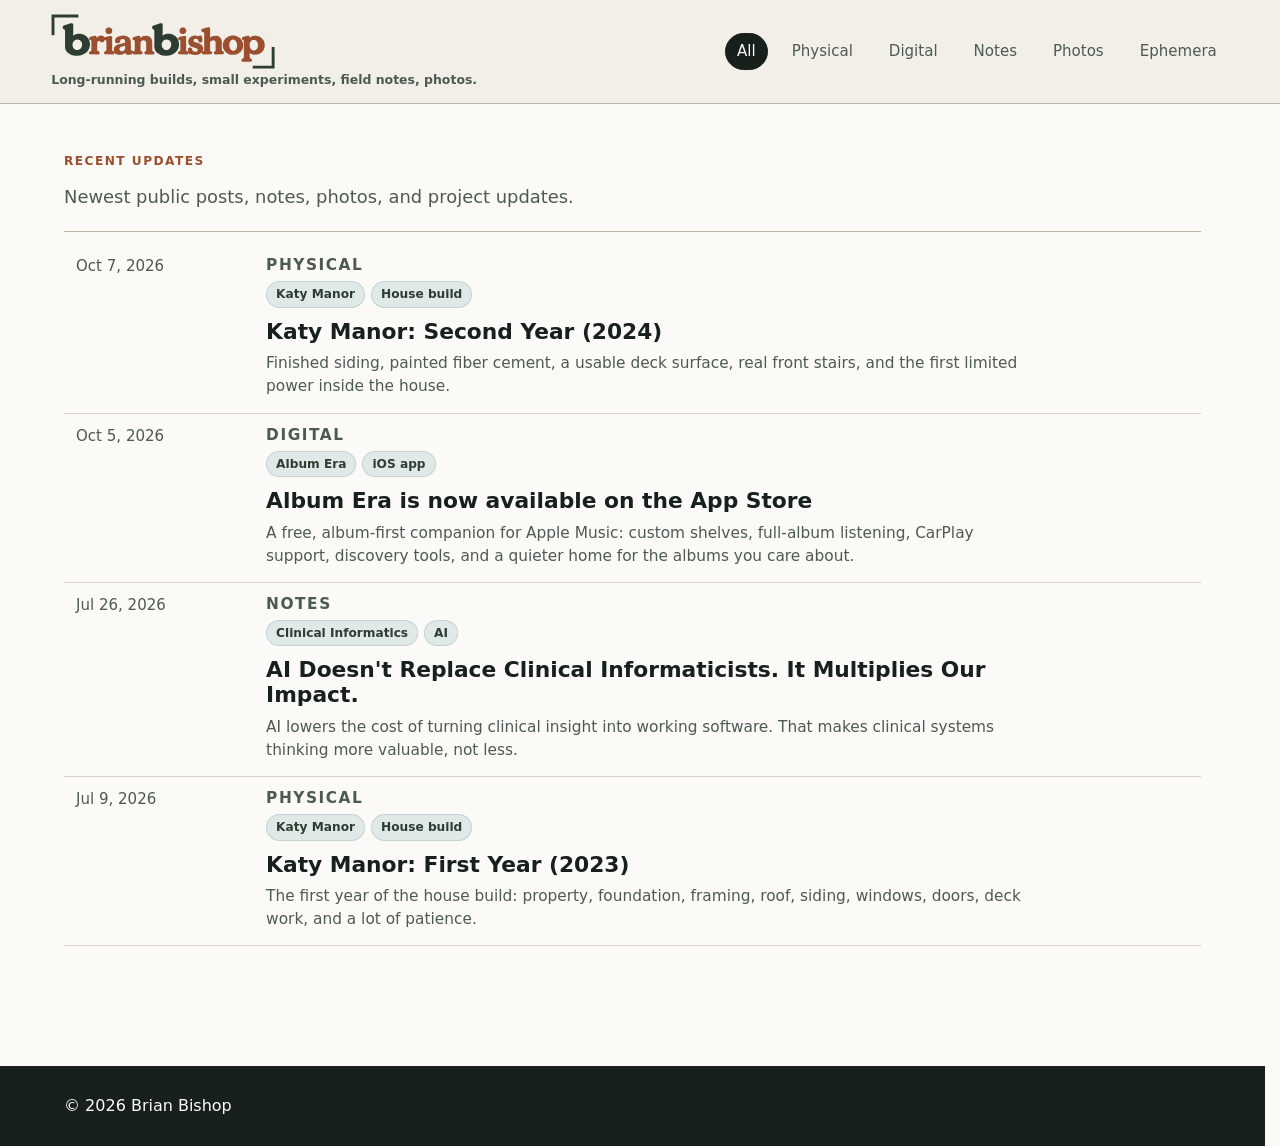
<file: index.html>
<!doctype html>
<html lang="en">
  <head>
    <meta charset="utf-8">
    <meta name="viewport" content="width=device-width, initial-scale=1">
    <title>Brian Bishop</title>
    <meta
      name="description"
      content="Brian Bishop's project lab and portfolio for long-running builds, experiments, notes, photos, and public work."
    >
    <meta property="og:title" content="Brian Bishop">
    <meta
      property="og:description"
      content="A project lab and portfolio for long-running builds, experiments, notes, photos, and public work."
    >
    <meta property="og:type" content="website">
    <meta property="og:image" content="assets/home-hero.png">
    <link rel="icon" href="assets/favicon.svg?v=2026-10-05-brand" type="image/svg+xml">
    <link rel="stylesheet" href="styles.css?v=2026-10-05-brand">
  </head>
  <body>
    <header class="site-header" data-site-header>
      <a class="brand" href="#top" aria-label="Brian Bishop home">
        <span class="brand-text">
          <img class="brand-wordmark" src="assets/brianbishop-wordmark.svg" width="1626" height="397" alt="Brian Bishop">
          <span class="brand-subtitle">Long-running builds, small experiments, field notes, photos.</span>
        </span>
      </a>
      <nav class="nav" aria-label="Post filters">
        <button class="nav-filter active" type="button" data-filter="all">All</button>
        <button class="nav-filter" type="button" data-filter="physical">Physical</button>
        <button class="nav-filter" type="button" data-filter="digital">Digital</button>
        <button class="nav-filter" type="button" data-filter="note">Notes</button>
        <button class="nav-filter" type="button" data-filter="photo">Photos</button>
        <button class="nav-filter" type="button" data-filter="ephemera">Ephemera</button>
      </nav>
    </header>

    <main id="top">
      <section class="index-section" aria-labelledby="index-title">
        <div class="index-inner">
          <div class="index-heading">
            <div>
              <p class="eyebrow">Recent updates</p>
              <p class="index-note" id="index-title">Newest public posts, notes, photos, and project updates.</p>
            </div>
          </div>

          <div class="post-list" data-post-list>
            <a class="post-row" data-category="physical" id="katy-manor-second-year" href="posts/2026-10-07-katy-manor-second-year/" aria-label="Open Katy Manor: Second Year (2024)">
              <div class="post-date">
                <time datetime="2026-10-07">Oct 7, 2026</time>
              </div>
              <div class="post-main">
                <p class="post-type">Physical</p>
                <div class="post-tags" aria-label="Labels">
                  <span>Katy Manor</span>
                  <span>House build</span>
                </div>
                <h2>Katy Manor: Second Year (2024)</h2>
                <p>
                  Finished siding, painted fiber cement, a usable deck surface, real front stairs,
                  and the first limited power inside the house.
                </p>
              </div>
            </a>

            <a class="post-row" data-category="digital" id="digital" href="album-era/?from=index" aria-label="Open Album Era">
              <div class="post-date">
                <time datetime="2026-10-05">Oct 5, 2026</time>
              </div>
              <div class="post-main">
                <p class="post-type">Digital</p>
                <div class="post-tags" aria-label="Labels">
                  <span>Album Era</span>
                  <span>iOS app</span>
                </div>
                <h2>Album Era is now available on the App Store</h2>
                <p>
                  A free, album-first companion for Apple Music: custom shelves, full-album
                  listening, CarPlay support, discovery tools, and a quieter home for the albums
                  you care about.
                </p>
              </div>
            </a>

            <a class="post-row" data-category="note" id="notes" href="posts/2026-07-26-clinical-informatics-and-ai/" aria-label="Open AI Doesn't Replace Clinical Informaticists. It Multiplies Our Impact.">
              <div class="post-date">
                <time datetime="2026-07-26">Jul 26, 2026</time>
              </div>
              <div class="post-main">
                <p class="post-type">Notes</p>
                <div class="post-tags" aria-label="Labels">
                  <span>Clinical Informatics</span>
                  <span>AI</span>
                </div>
                <h2>AI Doesn't Replace Clinical Informaticists. It Multiplies Our Impact.</h2>
                <p>
                  AI lowers the cost of turning clinical insight into working software. That makes
                  clinical systems thinking more valuable, not less.
                </p>
              </div>
            </a>

            <a class="post-row" data-category="physical" id="physical" href="posts/2026-07-09-katy-manor-first-public-log/" aria-label="Open Katy Manor: First Year (2023)">
              <div class="post-date">
                <time datetime="2026-07-09">Jul 9, 2026</time>
              </div>
              <div class="post-main">
                <p class="post-type">Physical</p>
                <div class="post-tags" aria-label="Labels">
                  <span>Katy Manor</span>
                  <span>House build</span>
                </div>
                <h2>Katy Manor: First Year (2023)</h2>
                <p>
                  The first year of the house build: property, foundation, framing, roof, siding,
                  windows, doors, deck work, and a lot of patience.
                </p>
              </div>
            </a>
          </div>
        </div>
      </section>
    </main>

    <footer class="site-footer">
      <p>© <span data-year></span> Brian Bishop</p>
    </footer>

    <script src="script.js?v=2026-10-05-brand"></script>
  </body>
</html>
</file>
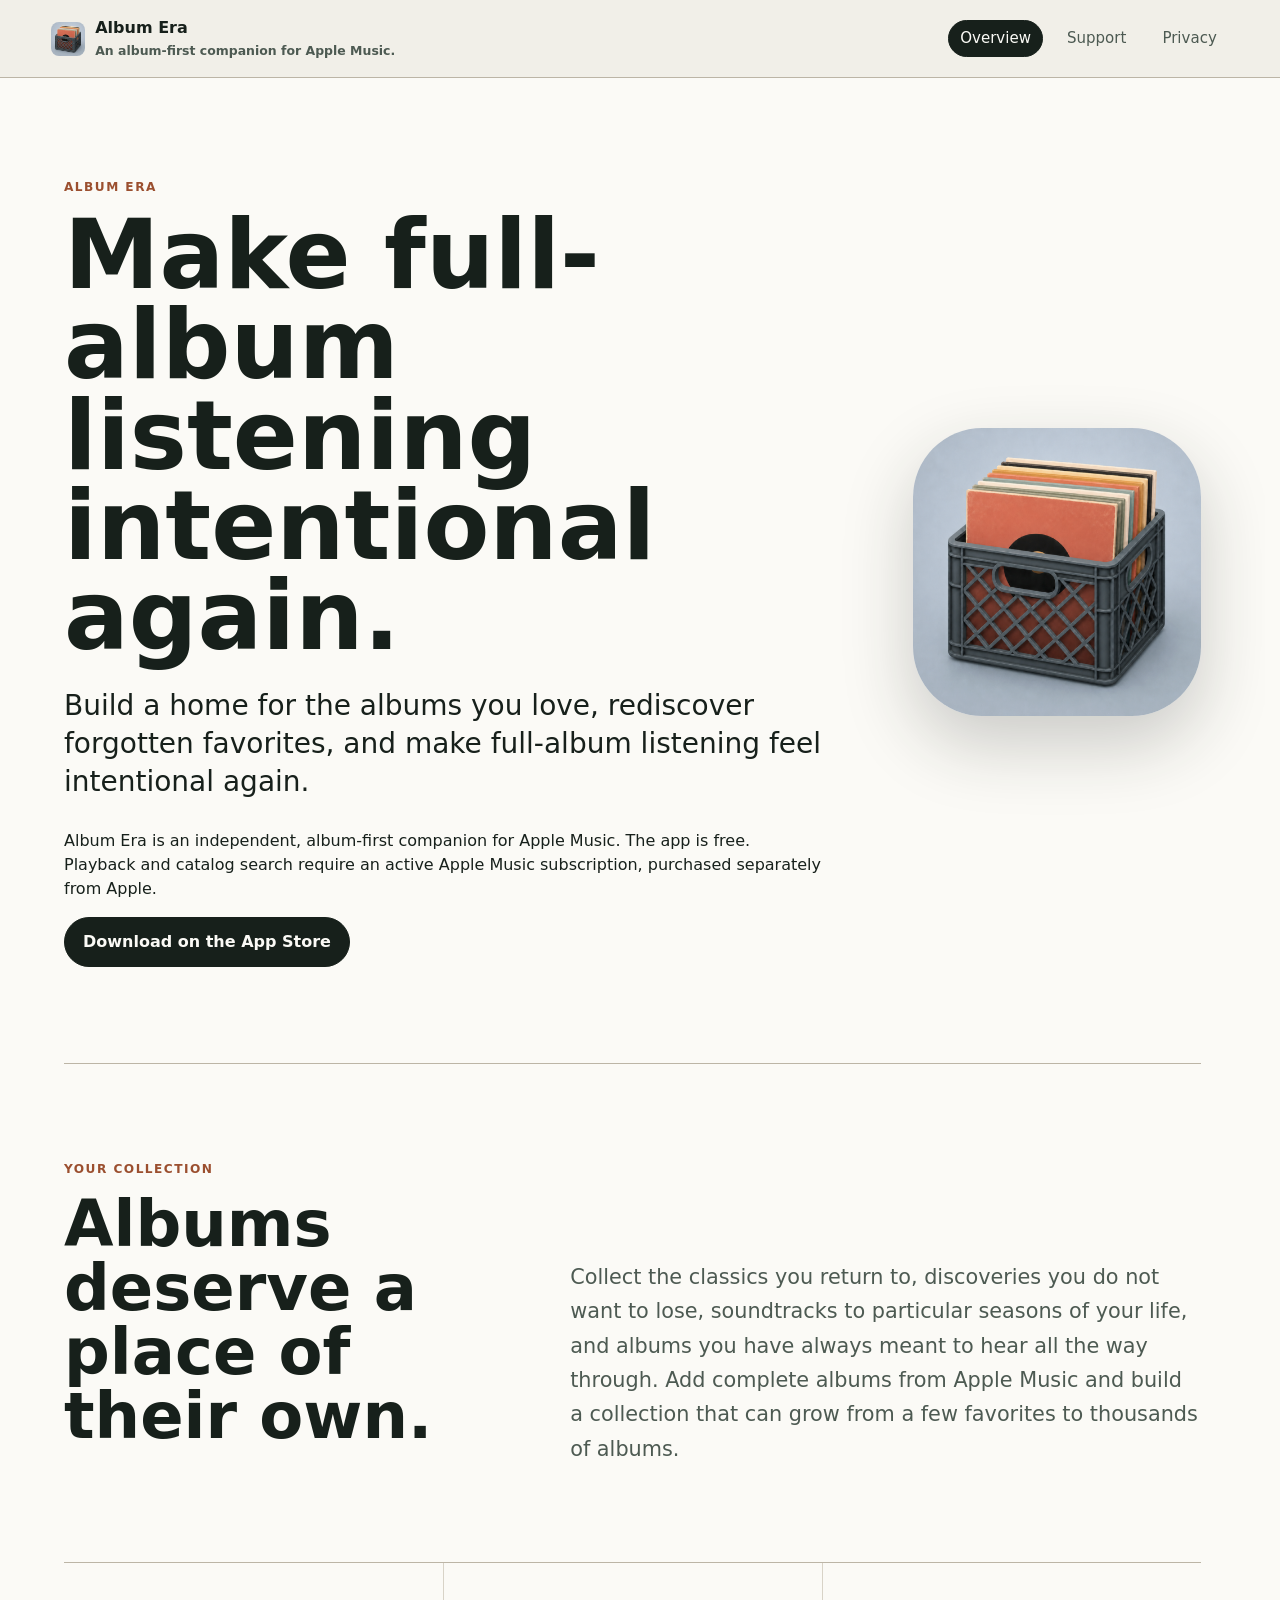
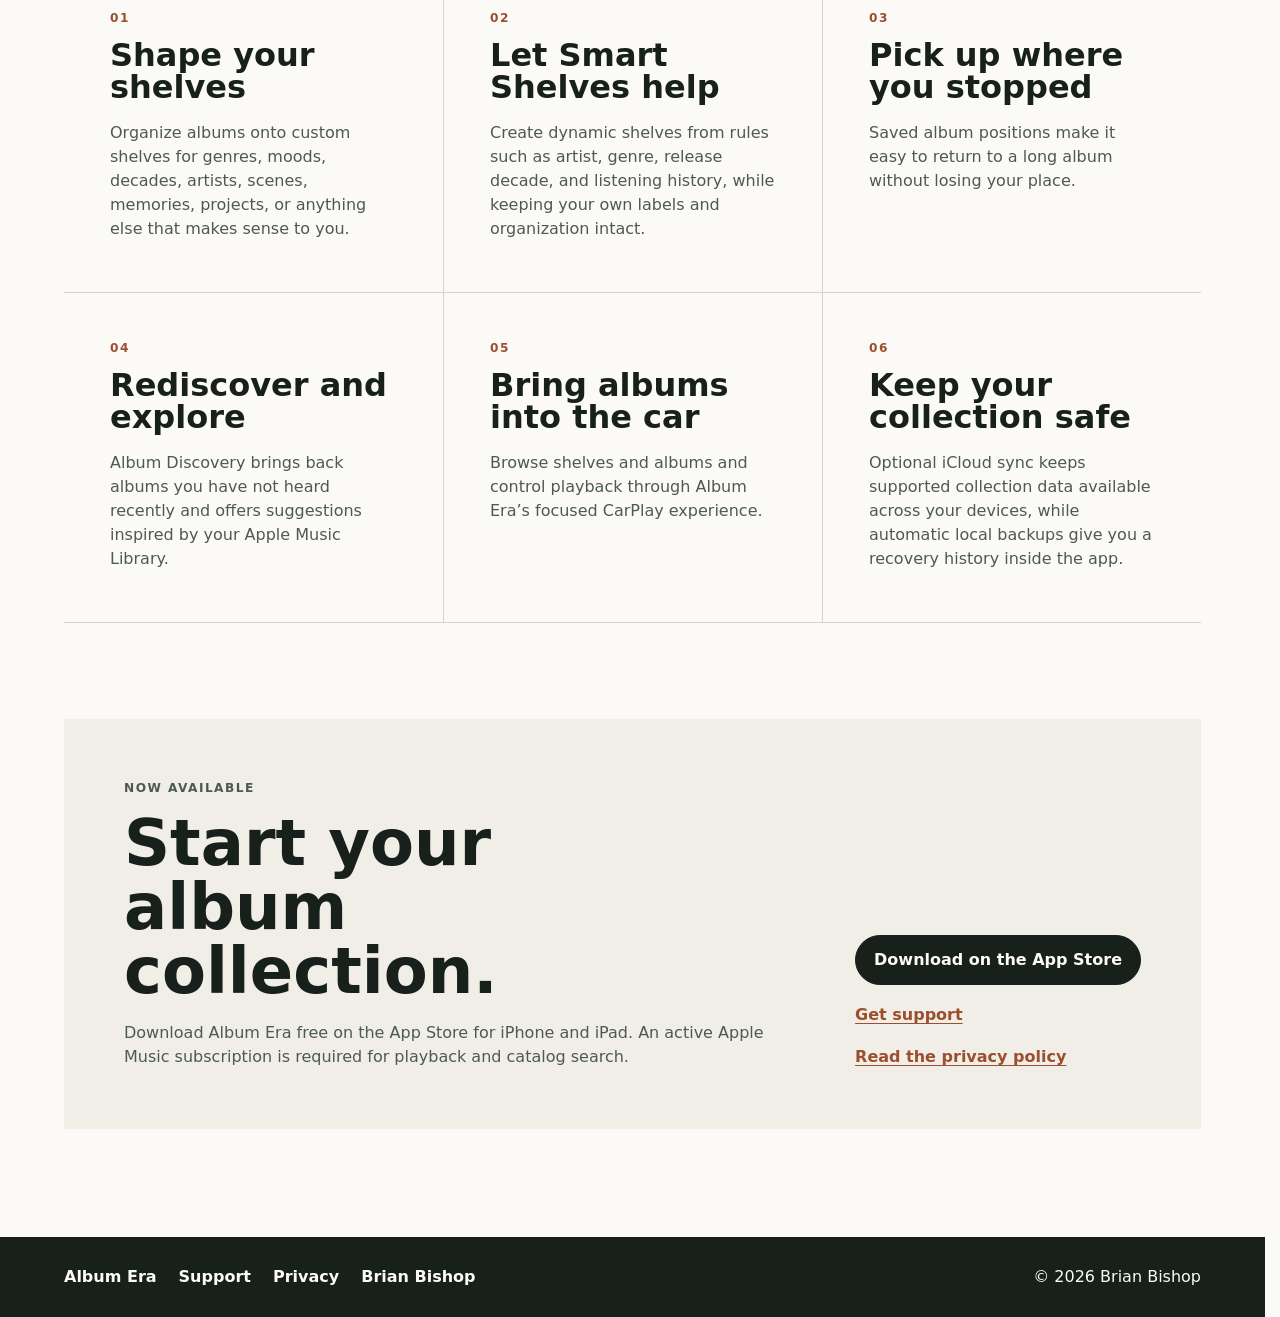
<file: album-era/index.html>
<!doctype html>
<html lang="en">
  <head>
    <meta charset="utf-8">
    <meta name="viewport" content="width=device-width, initial-scale=1">
    <title>Album Era | An album-first companion for Apple Music</title>
    <meta name="description" content="Album Era is available free on the App Store for iPhone and iPad. Build a home for the albums you love with an album-first companion for Apple Music.">
    <meta property="og:title" content="Album Era">
    <meta property="og:description" content="Now available free on the App Store for iPhone and iPad. Build a home for the albums you love with an album-first companion for Apple Music.">
    <meta property="og:type" content="website">
    <meta property="og:url" content="https://brianbishop.org/album-era/">
    <meta property="og:image" content="https://brianbishop.org/album-era/assets/album-era-icon.png">
    <link rel="canonical" href="https://brianbishop.org/album-era/">
    <link rel="icon" href="assets/album-era-icon.png" type="image/png">
    <link rel="stylesheet" href="../styles.css?v=2026-10-05-brand">
  </head>
  <body>
    <header class="site-header" data-site-header>
      <a class="brand" href="./" aria-label="Album Era home">
        <img class="brand-mark album-era-brand-mark" src="assets/album-era-icon.png" alt="">
        <span class="brand-text"><span>Album Era</span><span class="brand-subtitle">An album-first companion for Apple Music.</span></span>
      </a>
      <nav class="nav" aria-label="Album Era">
        <a class="active" href="./" aria-current="page">Overview</a>
        <a href="support/">Support</a>
        <a href="privacy/">Privacy</a>
      </nav>
    </header>

    <main class="album-era-shell" id="top">
      <section class="album-era-hero" aria-labelledby="album-era-title">
        <div class="album-era-hero-copy">
          <p class="eyebrow">Album Era</p>
          <h1 id="album-era-title">Make full-album listening intentional again.</h1>
          <p class="album-era-lede">Build a home for the albums you love, rediscover forgotten favorites, and make full-album listening feel intentional again.</p>
          <p>Album Era is an independent, album-first companion for Apple Music. The app is free. Playback and catalog search require an active Apple Music subscription, purchased separately from Apple.</p>
          <div class="album-era-actions">
            <a class="album-era-button" href="https://apps.apple.com/app/album-era/id6795505353">Download on the App Store</a>
          </div>
        </div>
        <img class="album-era-icon" src="assets/album-era-icon.png" alt="Album Era app icon: a crate filled with albums">
      </section>

      <section class="album-era-section" aria-labelledby="collection-title">
        <div class="album-era-section-heading">
          <p class="eyebrow">Your collection</p>
          <h2 id="collection-title">Albums deserve a place of their own.</h2>
        </div>
        <div class="album-era-copy">
          <p>Collect the classics you return to, discoveries you do not want to lose, soundtracks to particular seasons of your life, and albums you have always meant to hear all the way through. Add complete albums from Apple Music and build a collection that can grow from a few favorites to thousands of albums.</p>
        </div>
      </section>

      <section class="album-era-feature-grid" aria-label="Album Era features">
        <article class="album-era-feature"><p class="album-era-feature-number">01</p><h2>Shape your shelves</h2><p>Organize albums onto custom shelves for genres, moods, decades, artists, scenes, memories, projects, or anything else that makes sense to you.</p></article>
        <article class="album-era-feature"><p class="album-era-feature-number">02</p><h2>Let Smart Shelves help</h2><p>Create dynamic shelves from rules such as artist, genre, release decade, and listening history, while keeping your own labels and organization intact.</p></article>
        <article class="album-era-feature"><p class="album-era-feature-number">03</p><h2>Pick up where you stopped</h2><p>Saved album positions make it easy to return to a long album without losing your place.</p></article>
        <article class="album-era-feature"><p class="album-era-feature-number">04</p><h2>Rediscover and explore</h2><p>Album Discovery brings back albums you have not heard recently and offers suggestions inspired by your Apple Music Library.</p></article>
        <article class="album-era-feature"><p class="album-era-feature-number">05</p><h2>Bring albums into the car</h2><p>Browse shelves and albums and control playback through Album Era&rsquo;s focused CarPlay experience.</p></article>
        <article class="album-era-feature"><p class="album-era-feature-number">06</p><h2>Keep your collection safe</h2><p>Optional iCloud sync keeps supported collection data available across your devices, while automatic local backups give you a recovery history inside the app.</p></article>
      </section>

      <section class="album-era-callout" aria-labelledby="availability-title">
        <div>
          <p class="eyebrow">Now available</p>
          <h2 id="availability-title">Start your album collection.</h2>
          <p>Download Album Era free on the App Store for iPhone and iPad. An active Apple Music subscription is required for playback and catalog search.</p>
        </div>
        <div class="album-era-actions">
          <a class="album-era-button" href="https://apps.apple.com/app/album-era/id6795505353">Download on the App Store</a>
          <a class="album-era-text-link" href="support/">Get support</a>
          <a class="album-era-text-link" href="privacy/">Read the privacy policy</a>
        </div>
      </section>
    </main>

    <footer class="site-footer album-era-footer">
      <nav aria-label="Album Era footer"><a href="./">Album Era</a><a href="support/">Support</a><a href="privacy/">Privacy</a><a href="../">Brian Bishop</a></nav>
      <p>&copy; <span data-year></span> Brian Bishop</p>
    </footer>
    <script src="../script.js?v=2026-10-05-brand"></script>
  </body>
</html>
</file>
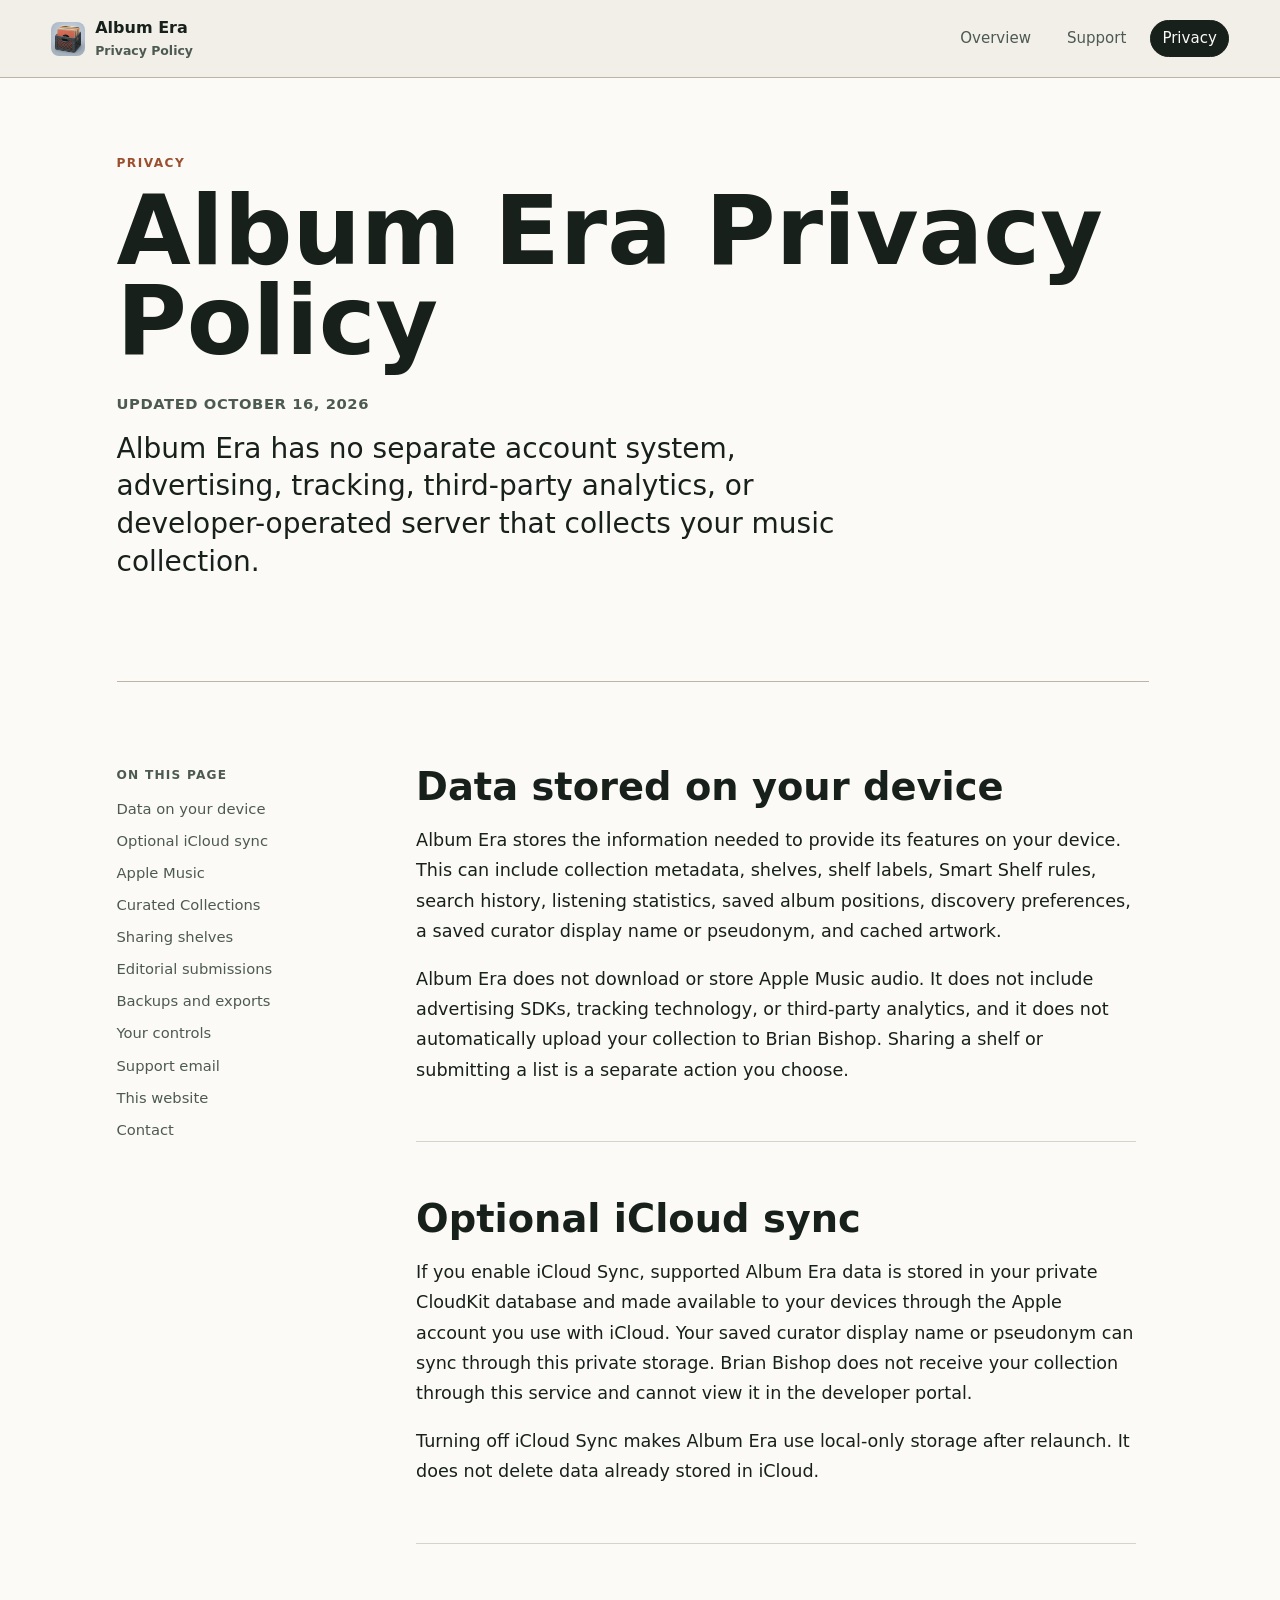
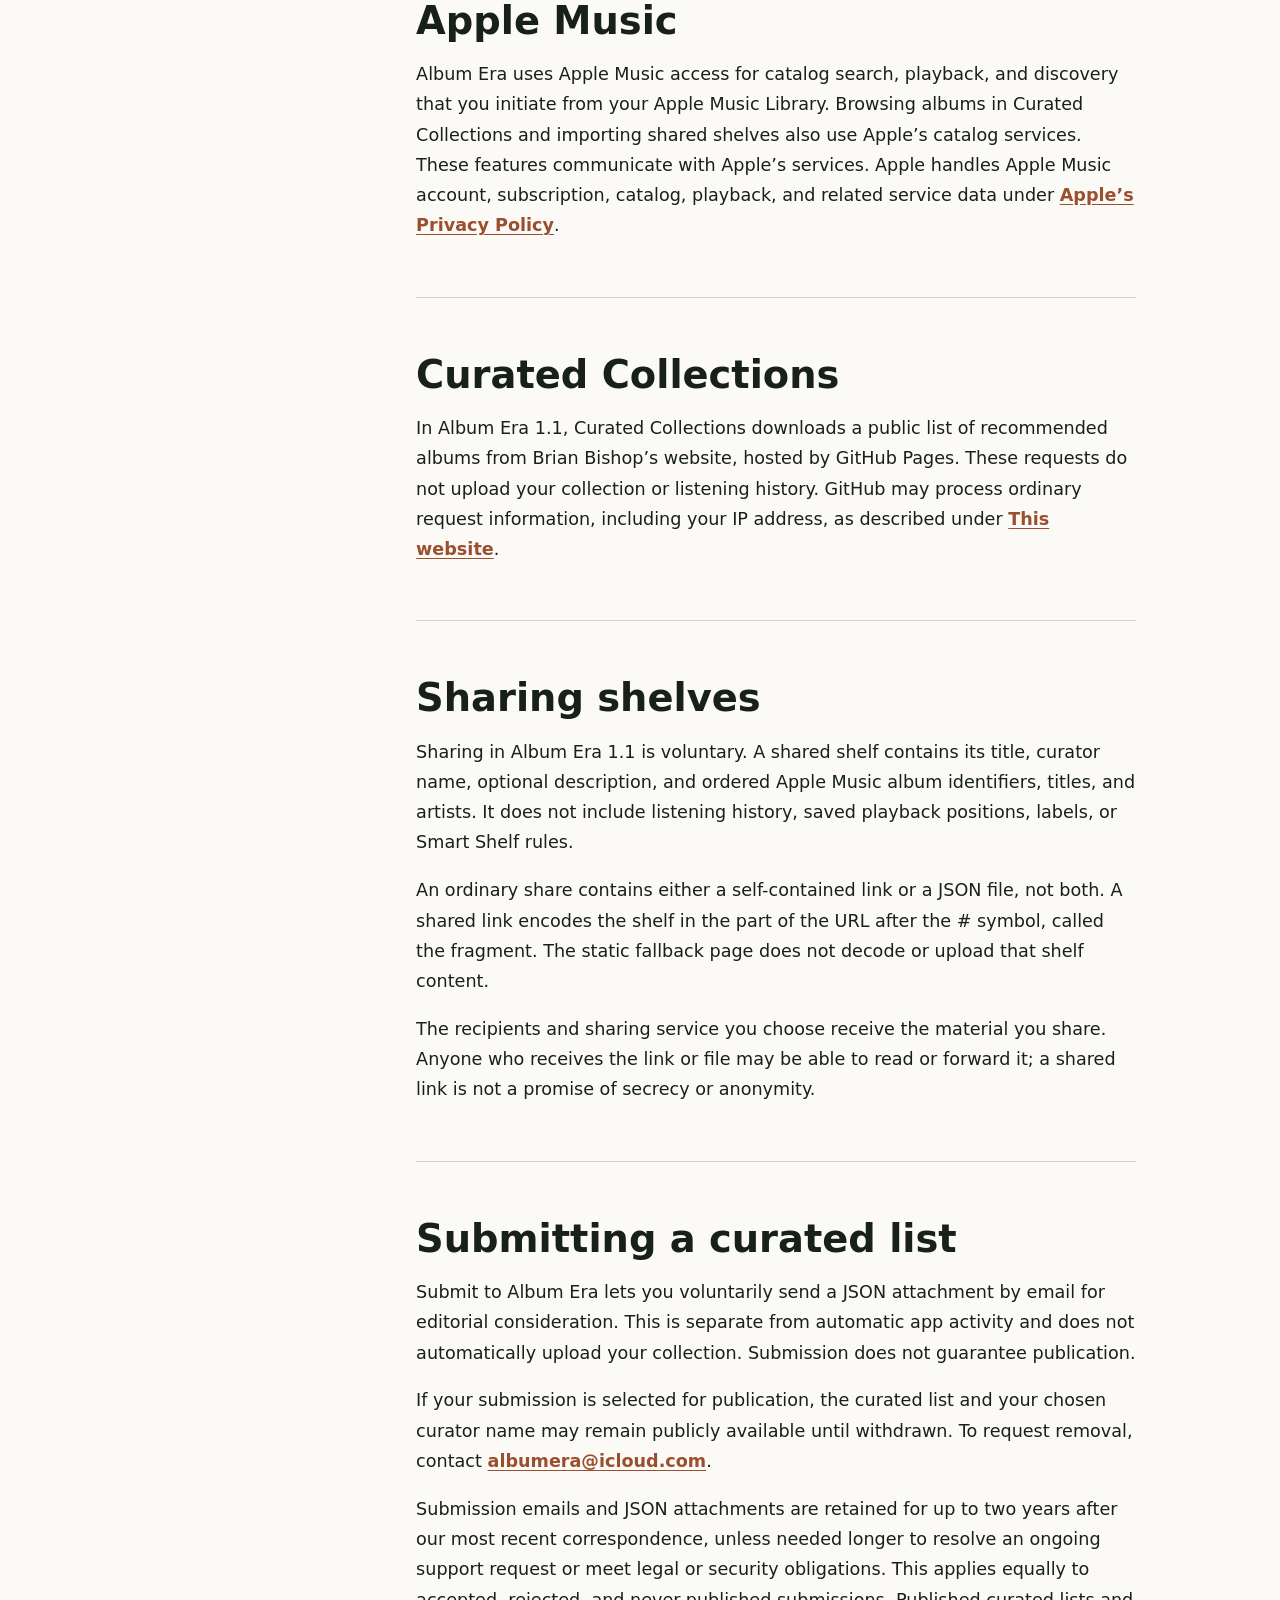
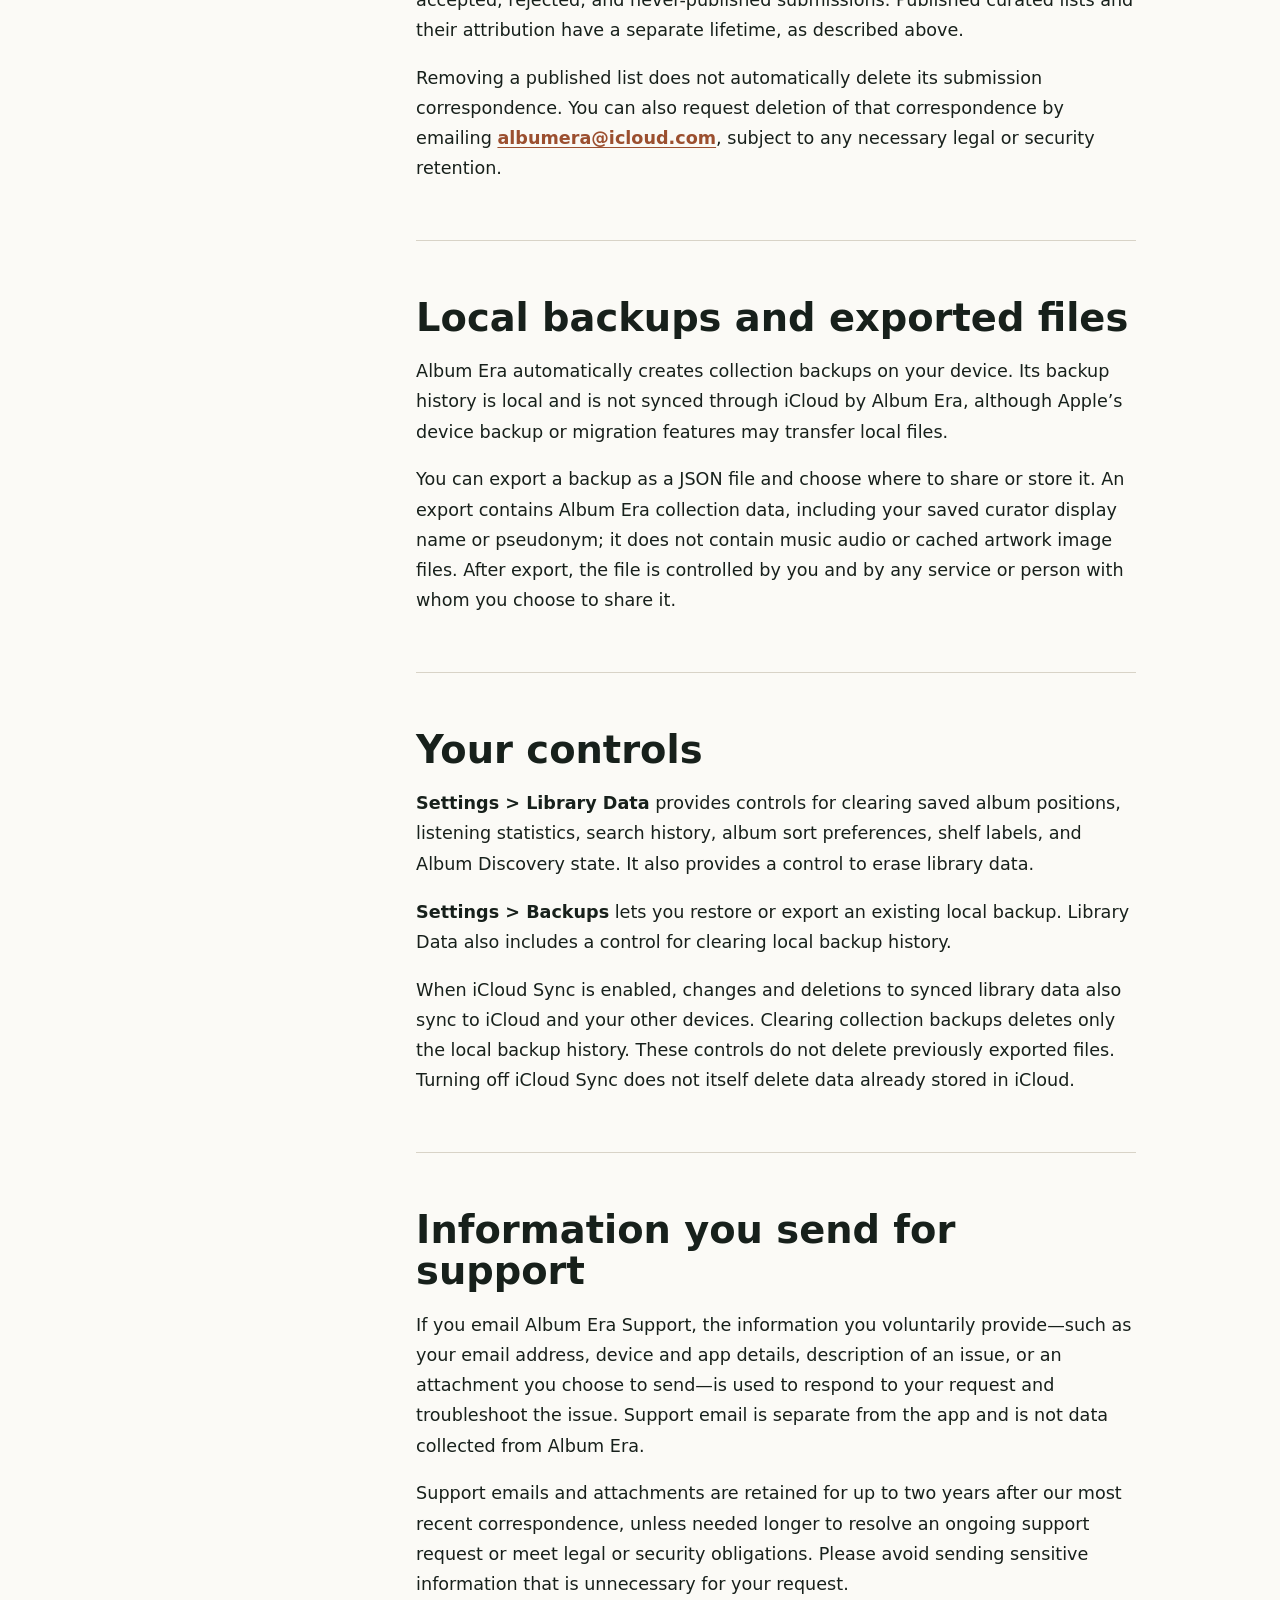
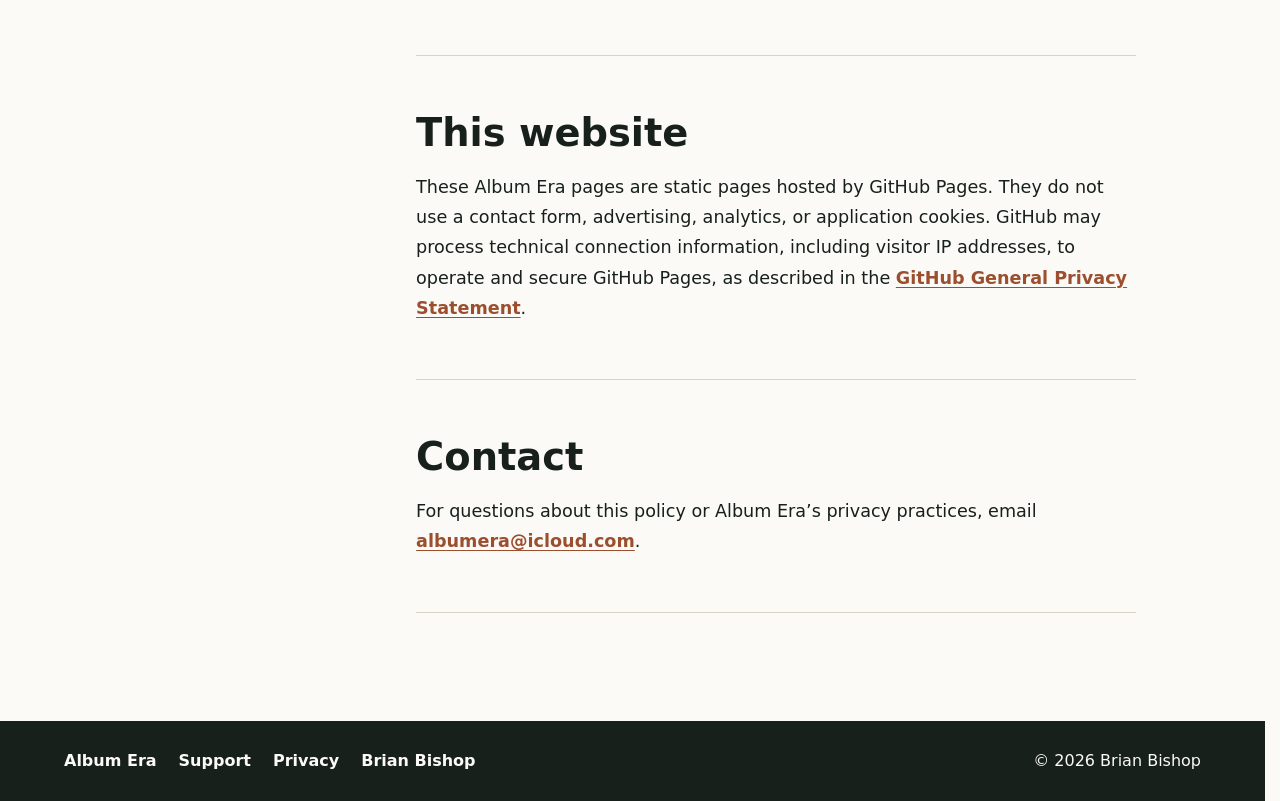
<file: album-era/privacy/index.html>
<!doctype html>
<html lang="en">
  <head>
    <meta charset="utf-8">
    <meta name="viewport" content="width=device-width, initial-scale=1">
    <title>Privacy Policy | Album Era</title>
    <meta name="description" content="Privacy policy for Album Era, an independent, album-first companion for Apple Music.">
    <meta property="og:title" content="Album Era Privacy Policy">
    <meta property="og:description" content="How Album Era stores and handles app, Apple Music, iCloud, backup, and support information.">
    <meta property="og:type" content="website">
    <meta property="og:url" content="https://brianbishop.org/album-era/privacy/">
    <link rel="canonical" href="https://brianbishop.org/album-era/privacy/">
    <link rel="icon" href="../assets/album-era-icon.png" type="image/png">
    <link rel="stylesheet" href="../../styles.css?v=2026-10-05-brand">
  </head>
  <body>
    <header class="site-header" data-site-header>
      <a class="brand" href="../" aria-label="Album Era home">
        <img class="brand-mark album-era-brand-mark" src="../assets/album-era-icon.png" alt="">
        <span class="brand-text"><span>Album Era</span><span class="brand-subtitle">Privacy Policy</span></span>
      </a>
      <nav class="nav" aria-label="Album Era">
        <a href="../">Overview</a><a href="../support/">Support</a><a class="active" href="./" aria-current="page">Privacy</a>
      </nav>
    </header>

    <main class="album-era-shell album-era-document" id="top">
      <header class="album-era-document-header">
        <p class="eyebrow">Privacy</p>
        <h1>Album Era Privacy Policy</h1>
        <p class="album-era-policy-date">Updated October 16, 2026</p>
        <p class="album-era-lede">Album Era has no separate account system, advertising, tracking, third-party analytics, or developer-operated server that collects your music collection.</p>
      </header>

      <div class="album-era-document-grid">
        <aside class="album-era-document-nav" aria-label="On this page">
          <p>On this page</p>
          <a href="#device-data">Data on your device</a><a href="#icloud">Optional iCloud sync</a><a href="#apple-music">Apple Music</a><a href="#curated">Curated Collections</a><a href="#sharing">Sharing shelves</a><a href="#submissions">Editorial submissions</a><a href="#backups">Backups and exports</a><a href="#controls">Your controls</a><a href="#support-data">Support email</a><a href="#website">This website</a><a href="#contact">Contact</a>
        </aside>
        <div class="album-era-prose">
          <section id="device-data">
            <h2>Data stored on your device</h2>
            <p>Album Era stores the information needed to provide its features on your device. This can include collection metadata, shelves, shelf labels, Smart Shelf rules, search history, listening statistics, saved album positions, discovery preferences, a saved curator display name or pseudonym, and cached artwork.</p>
            <p>Album Era does not download or store Apple Music audio. It does not include advertising SDKs, tracking technology, or third-party analytics, and it does not automatically upload your collection to Brian Bishop. Sharing a shelf or submitting a list is a separate action you choose.</p>
          </section>
          <section id="icloud">
            <h2>Optional iCloud sync</h2>
            <p>If you enable iCloud Sync, supported Album Era data is stored in your private CloudKit database and made available to your devices through the Apple account you use with iCloud. Your saved curator display name or pseudonym can sync through this private storage. Brian Bishop does not receive your collection through this service and cannot view it in the developer portal.</p>
            <p>Turning off iCloud Sync makes Album Era use local-only storage after relaunch. It does not delete data already stored in iCloud.</p>
          </section>
          <section id="apple-music">
            <h2>Apple Music</h2>
            <p>Album Era uses Apple Music access for catalog search, playback, and discovery that you initiate from your Apple Music Library. Browsing albums in Curated Collections and importing shared shelves also use Apple&rsquo;s catalog services. These features communicate with Apple&rsquo;s services. Apple handles Apple Music account, subscription, catalog, playback, and related service data under <a href="https://www.apple.com/legal/privacy/" rel="external">Apple&rsquo;s Privacy Policy</a>.</p>
          </section>
          <section id="curated">
            <h2>Curated Collections</h2>
            <p>In Album Era 1.1, Curated Collections downloads a public list of recommended albums from Brian Bishop&rsquo;s website, hosted by GitHub Pages. These requests do not upload your collection or listening history. GitHub may process ordinary request information, including your IP address, as described under <a href="#website">This website</a>.</p>
          </section>
          <section id="sharing">
            <h2>Sharing shelves</h2>
            <p>Sharing in Album Era 1.1 is voluntary. A shared shelf contains its title, curator name, optional description, and ordered Apple Music album identifiers, titles, and artists. It does not include listening history, saved playback positions, labels, or Smart Shelf rules.</p>
            <p>An ordinary share contains either a self-contained link or a JSON file, not both. A shared link encodes the shelf in the part of the URL after the # symbol, called the fragment. The static fallback page does not decode or upload that shelf content.</p>
            <p>The recipients and sharing service you choose receive the material you share. Anyone who receives the link or file may be able to read or forward it; a shared link is not a promise of secrecy or anonymity.</p>
          </section>
          <section id="submissions">
            <h2>Submitting a curated list</h2>
            <p>Submit to Album Era lets you voluntarily send a JSON attachment by email for editorial consideration. This is separate from automatic app activity and does not automatically upload your collection. Submission does not guarantee publication.</p>
            <p>If your submission is selected for publication, the curated list and your chosen curator name may remain publicly available until withdrawn. To request removal, contact <a href="mailto:albumera@icloud.com?subject=Album%20Era%20Removal%20Request">albumera@icloud.com</a>.</p>
            <p>Submission emails and JSON attachments are retained for up to two years after our most recent correspondence, unless needed longer to resolve an ongoing support request or meet legal or security obligations. This applies equally to accepted, rejected, and never-published submissions. Published curated lists and their attribution have a separate lifetime, as described above.</p>
            <p>Removing a published list does not automatically delete its submission correspondence. You can also request deletion of that correspondence by emailing <a href="mailto:albumera@icloud.com?subject=Album%20Era%20Submission%20Deletion%20Request">albumera@icloud.com</a>, subject to any necessary legal or security retention.</p>
          </section>
          <section id="backups">
            <h2>Local backups and exported files</h2>
            <p>Album Era automatically creates collection backups on your device. Its backup history is local and is not synced through iCloud by Album Era, although Apple&rsquo;s device backup or migration features may transfer local files.</p>
            <p>You can export a backup as a JSON file and choose where to share or store it. An export contains Album Era collection data, including your saved curator display name or pseudonym; it does not contain music audio or cached artwork image files. After export, the file is controlled by you and by any service or person with whom you choose to share it.</p>
          </section>
          <section id="controls">
            <h2>Your controls</h2>
            <p><strong>Settings &gt; Library Data</strong> provides controls for clearing saved album positions, listening statistics, search history, album sort preferences, shelf labels, and Album Discovery state. It also provides a control to erase library data.</p>
            <p><strong>Settings &gt; Backups</strong> lets you restore or export an existing local backup. Library Data also includes a control for clearing local backup history.</p>
            <p>When iCloud Sync is enabled, changes and deletions to synced library data also sync to iCloud and your other devices. Clearing collection backups deletes only the local backup history. These controls do not delete previously exported files. Turning off iCloud Sync does not itself delete data already stored in iCloud.</p>
          </section>
          <section id="support-data">
            <h2>Information you send for support</h2>
            <p>If you email Album Era Support, the information you voluntarily provide&mdash;such as your email address, device and app details, description of an issue, or an attachment you choose to send&mdash;is used to respond to your request and troubleshoot the issue. Support email is separate from the app and is not data collected from Album Era.</p>
            <p>Support emails and attachments are retained for up to two years after our most recent correspondence, unless needed longer to resolve an ongoing support request or meet legal or security obligations. Please avoid sending sensitive information that is unnecessary for your request.</p>
          </section>
          <section id="website">
            <h2>This website</h2>
            <p>These Album Era pages are static pages hosted by GitHub Pages. They do not use a contact form, advertising, analytics, or application cookies. GitHub may process technical connection information, including visitor IP addresses, to operate and secure GitHub Pages, as described in the <a href="https://docs.github.com/en/site-policy/privacy-policies/github-general-privacy-statement" rel="external">GitHub General Privacy Statement</a>.</p>
          </section>
          <section id="contact">
            <h2>Contact</h2>
            <p>For questions about this policy or Album Era&rsquo;s privacy practices, email <a href="mailto:albumera@icloud.com?subject=Album%20Era%20Privacy">albumera@icloud.com</a>.</p>
          </section>
        </div>
      </div>
    </main>

    <footer class="site-footer album-era-footer">
      <nav aria-label="Album Era footer"><a href="../">Album Era</a><a href="../support/">Support</a><a href="./">Privacy</a><a href="../../">Brian Bishop</a></nav>
      <p>&copy; <span data-year></span> Brian Bishop</p>
    </footer>
    <script src="../../script.js?v=2026-10-05-brand"></script>
  </body>
</html>
</file>
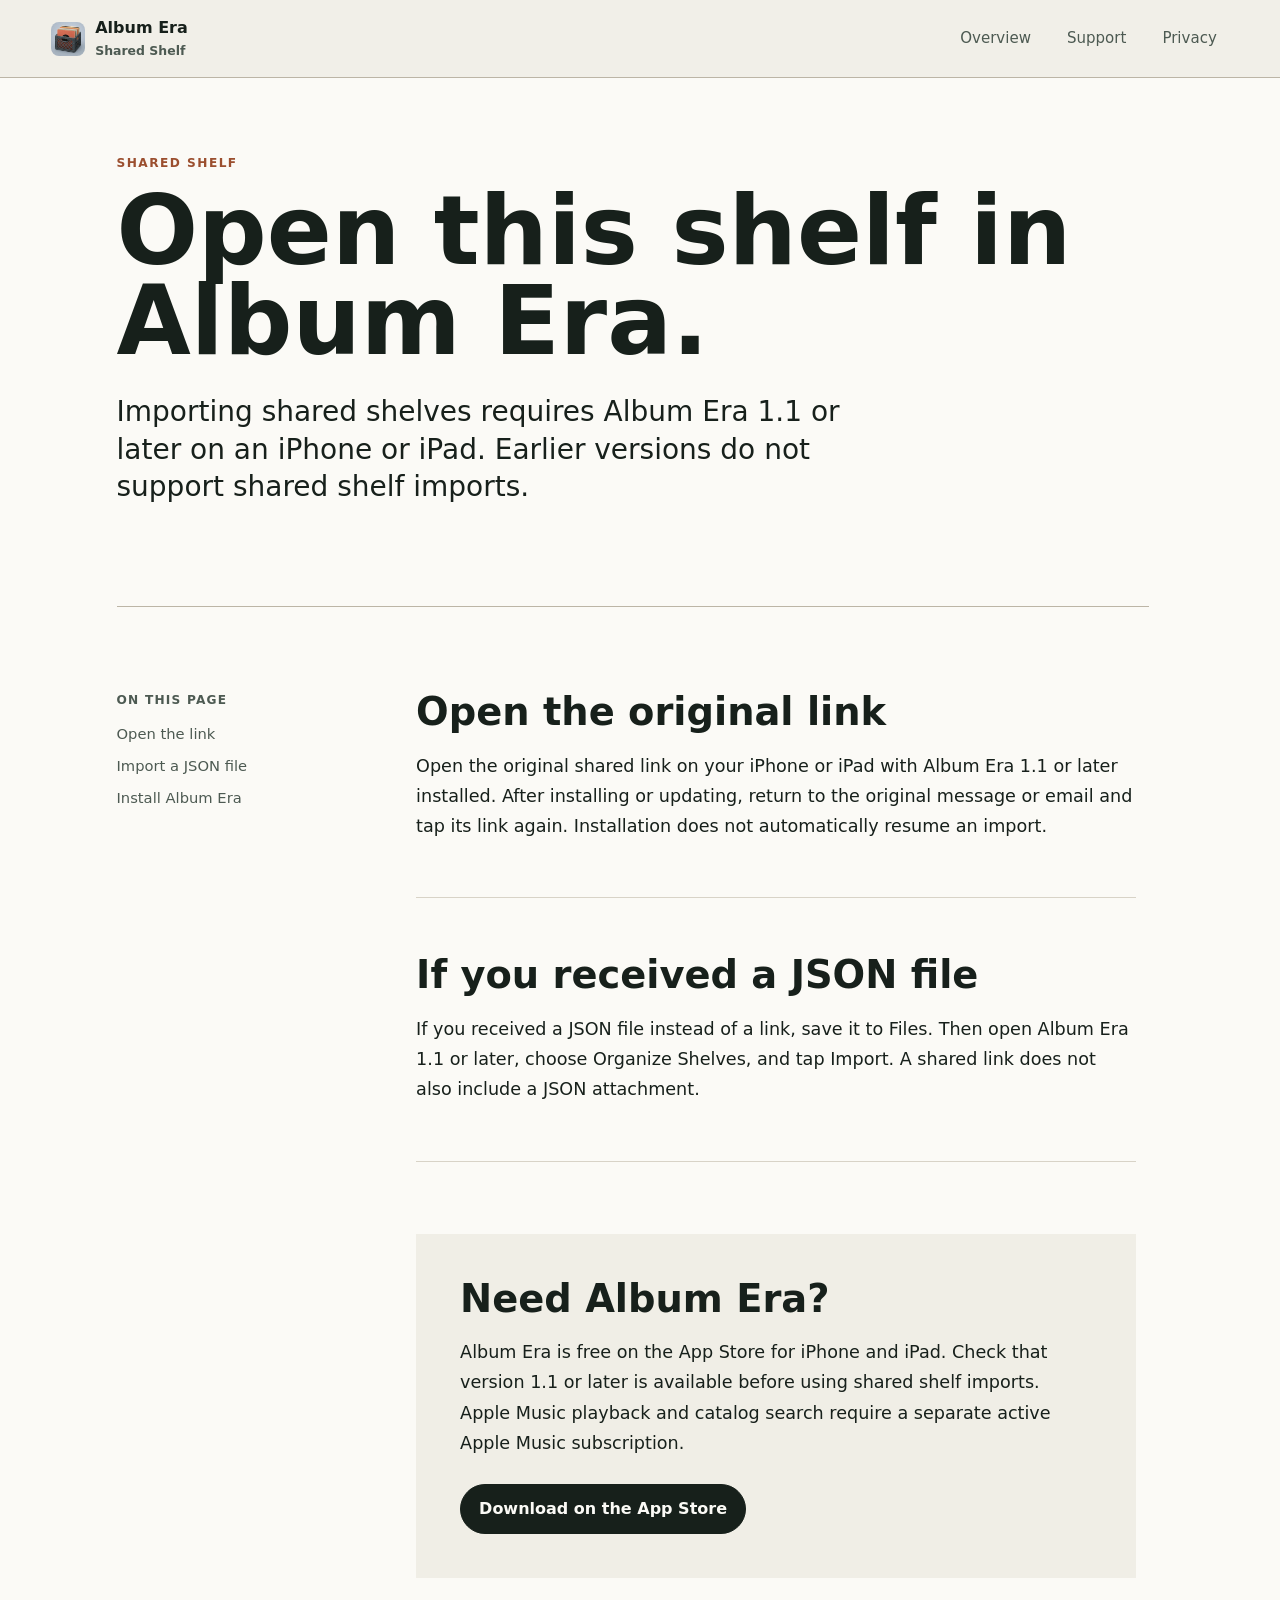
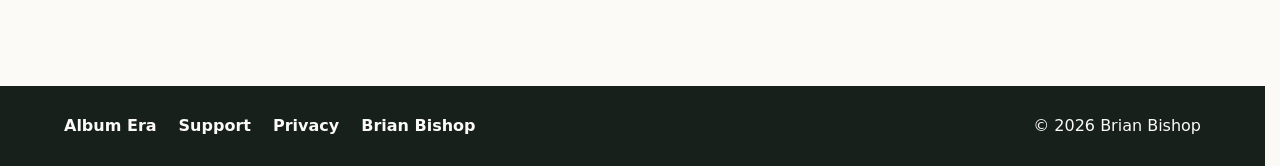
<file: album-era/shared-shelf/index.html>
<!doctype html>
<html lang="en">
  <head>
    <meta charset="utf-8">
    <meta name="viewport" content="width=device-width, initial-scale=1">
    <title>Shared Shelf | Album Era</title>
    <meta
      name="description"
      content="Open a shared shelf link or import a shared JSON file with Album Era 1.1 or later on iPhone or iPad."
    >
    <meta property="og:title" content="Album Era Shared Shelf">
    <meta
      property="og:description"
      content="Open the original shared shelf link on an iPhone or iPad with Album Era 1.1 or later installed."
    >
    <meta property="og:type" content="website">
    <meta property="og:url" content="https://brianbishop.org/album-era/shared-shelf/">
    <meta property="og:image" content="https://brianbishop.org/album-era/assets/album-era-icon.png">
    <link rel="canonical" href="https://brianbishop.org/album-era/shared-shelf/">
    <link rel="icon" href="../assets/album-era-icon.png" type="image/png">
    <link rel="stylesheet" href="../../styles.css?v=2026-10-05-brand">
  </head>
  <body>
    <header class="site-header" data-site-header>
      <a class="brand" href="../" aria-label="Album Era home">
        <img class="brand-mark album-era-brand-mark" src="../assets/album-era-icon.png" alt="">
        <span class="brand-text"><span>Album Era</span><span class="brand-subtitle">Shared Shelf</span></span>
      </a>
      <nav class="nav" aria-label="Album Era">
        <a href="../">Overview</a>
        <a href="../support/">Support</a>
        <a href="../privacy/">Privacy</a>
      </nav>
    </header>

    <main class="album-era-shell album-era-document" id="top">
      <header class="album-era-document-header">
        <p class="eyebrow">Shared shelf</p>
        <h1>Open this shelf in Album Era.</h1>
        <p class="album-era-lede">
          Importing shared shelves requires Album Era 1.1 or later on an iPhone or iPad.
          Earlier versions do not support shared shelf imports.
        </p>
      </header>

      <div class="album-era-document-grid">
        <aside class="album-era-document-nav" aria-label="On this page">
          <p>On this page</p>
          <a href="#open">Open the link</a>
          <a href="#import">Import a JSON file</a>
          <a href="#install">Install Album Era</a>
        </aside>
        <div class="album-era-prose">
          <section id="open">
            <h2>Open the original link</h2>
            <p>
              Open the original shared link on your iPhone or iPad with Album Era 1.1 or later installed.
              After installing or updating, return to the original message or email and tap its link
              again. Installation does not automatically resume an import.
            </p>
          </section>

          <section id="import">
            <h2>If you received a JSON file</h2>
            <p>
              If you received a JSON file instead of a link, save it to Files. Then open Album Era 1.1
              or later, choose Organize Shelves, and tap Import. A shared link does not also include
              a JSON attachment.
            </p>
          </section>

          <section class="album-era-contact-card" id="install" aria-labelledby="install-title">
            <h2 id="install-title">Need Album Era?</h2>
            <p>
              Album Era is free on the App Store for iPhone and iPad. Check that version 1.1 or later
              is available before using shared shelf imports. Apple Music playback and
              catalog search require a separate active Apple Music subscription.
            </p>
            <a class="album-era-button" href="https://apps.apple.com/app/album-era/id6795505353">Download on the App Store</a>
          </section>
        </div>
      </div>
    </main>

    <footer class="site-footer album-era-footer">
      <nav aria-label="Album Era footer"><a href="../">Album Era</a><a href="../support/">Support</a><a href="../privacy/">Privacy</a><a href="../../">Brian Bishop</a></nav>
      <p>&copy; 2026 Brian Bishop</p>
    </footer>
  </body>
</html>
</file>
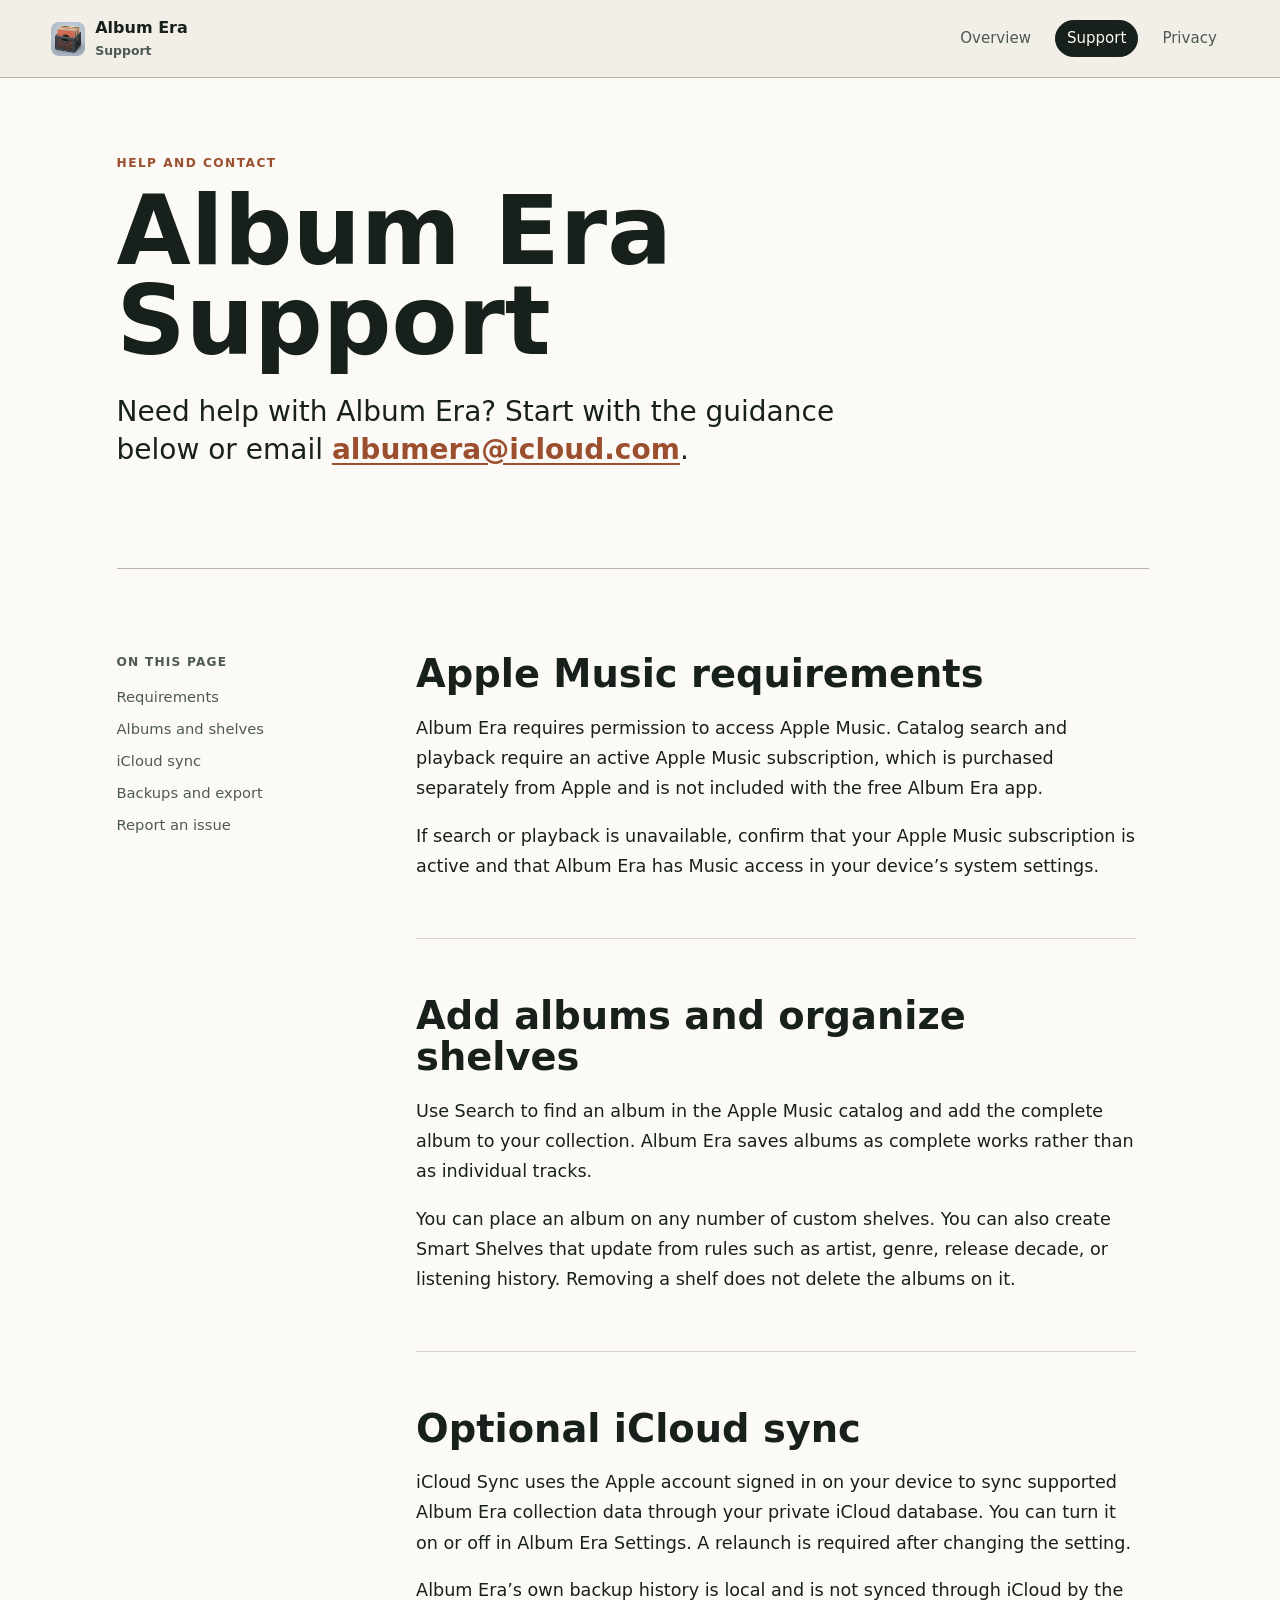
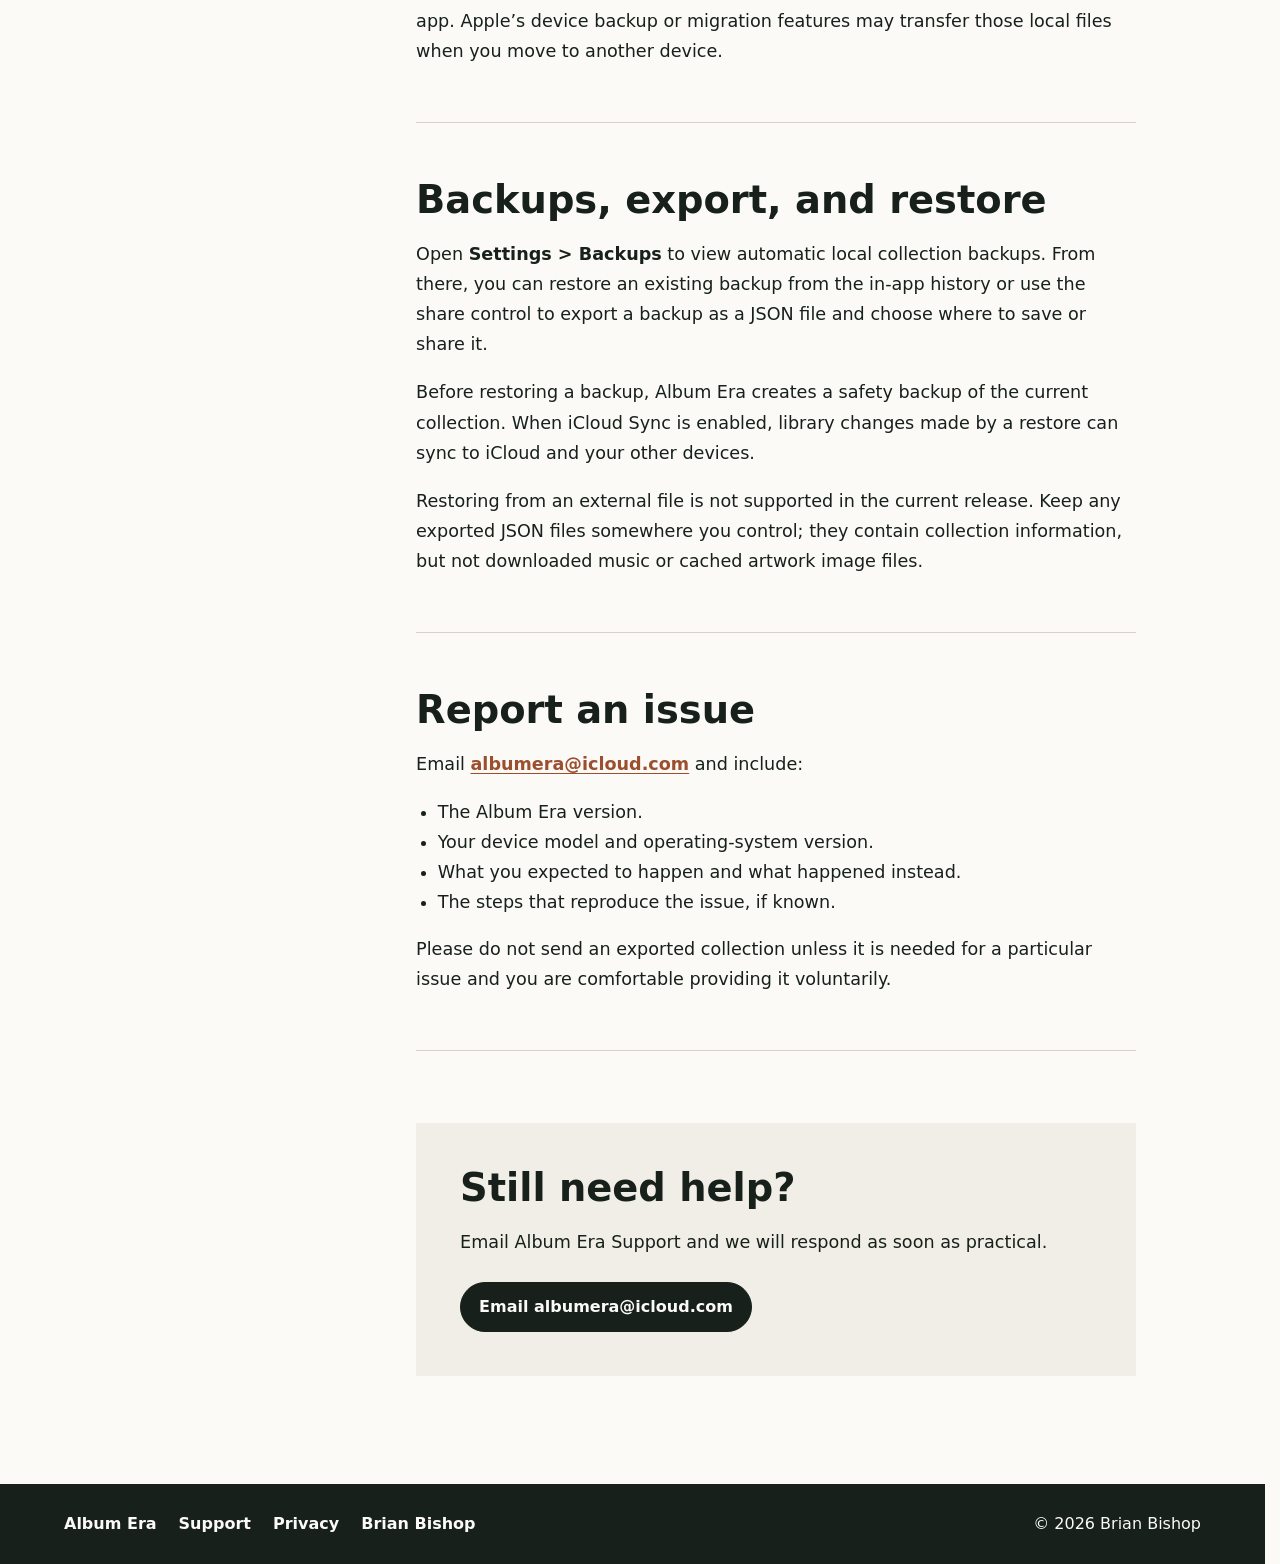
<file: album-era/support/index.html>
<!doctype html>
<html lang="en">
  <head>
    <meta charset="utf-8">
    <meta name="viewport" content="width=device-width, initial-scale=1">
    <title>Support | Album Era</title>
    <meta name="description" content="Help, requirements, backups, and contact information for Album Era.">
    <meta property="og:title" content="Album Era Support">
    <meta property="og:description" content="Help, requirements, backups, and contact information for Album Era.">
    <meta property="og:type" content="website">
    <meta property="og:url" content="https://brianbishop.org/album-era/support/">
    <link rel="canonical" href="https://brianbishop.org/album-era/support/">
    <link rel="icon" href="../assets/album-era-icon.png" type="image/png">
    <link rel="stylesheet" href="../../styles.css?v=2026-10-05-brand">
  </head>
  <body>
    <header class="site-header" data-site-header>
      <a class="brand" href="../" aria-label="Album Era home">
        <img class="brand-mark album-era-brand-mark" src="../assets/album-era-icon.png" alt="">
        <span class="brand-text"><span>Album Era</span><span class="brand-subtitle">Support</span></span>
      </a>
      <nav class="nav" aria-label="Album Era">
        <a href="../">Overview</a><a class="active" href="./" aria-current="page">Support</a><a href="../privacy/">Privacy</a>
      </nav>
    </header>

    <main class="album-era-shell album-era-document" id="top">
      <header class="album-era-document-header">
        <p class="eyebrow">Help and contact</p>
        <h1>Album Era Support</h1>
        <p class="album-era-lede">Need help with Album Era? Start with the guidance below or email <a href="mailto:albumera@icloud.com">albumera@icloud.com</a>.</p>
      </header>

      <div class="album-era-document-grid">
        <aside class="album-era-document-nav" aria-label="On this page">
          <p>On this page</p>
          <a href="#requirements">Requirements</a><a href="#collection">Albums and shelves</a><a href="#sync">iCloud sync</a><a href="#backups">Backups and export</a><a href="#reporting">Report an issue</a>
        </aside>
        <div class="album-era-prose">
          <section id="requirements">
            <h2>Apple Music requirements</h2>
            <p>Album Era requires permission to access Apple Music. Catalog search and playback require an active Apple Music subscription, which is purchased separately from Apple and is not included with the free Album Era app.</p>
            <p>If search or playback is unavailable, confirm that your Apple Music subscription is active and that Album Era has Music access in your device&rsquo;s system settings.</p>
          </section>
          <section id="collection">
            <h2>Add albums and organize shelves</h2>
            <p>Use Search to find an album in the Apple Music catalog and add the complete album to your collection. Album Era saves albums as complete works rather than as individual tracks.</p>
            <p>You can place an album on any number of custom shelves. You can also create Smart Shelves that update from rules such as artist, genre, release decade, or listening history. Removing a shelf does not delete the albums on it.</p>
          </section>
          <section id="sync">
            <h2>Optional iCloud sync</h2>
            <p>iCloud Sync uses the Apple account signed in on your device to sync supported Album Era collection data through your private iCloud database. You can turn it on or off in Album Era Settings. A relaunch is required after changing the setting.</p>
            <p>Album Era&rsquo;s own backup history is local and is not synced through iCloud by the app. Apple&rsquo;s device backup or migration features may transfer those local files when you move to another device.</p>
          </section>
          <section id="backups">
            <h2>Backups, export, and restore</h2>
            <p>Open <strong>Settings &gt; Backups</strong> to view automatic local collection backups. From there, you can restore an existing backup from the in-app history or use the share control to export a backup as a JSON file and choose where to save or share it.</p>
            <p>Before restoring a backup, Album Era creates a safety backup of the current collection. When iCloud Sync is enabled, library changes made by a restore can sync to iCloud and your other devices.</p>
            <p>Restoring from an external file is not supported in the current release. Keep any exported JSON files somewhere you control; they contain collection information, but not downloaded music or cached artwork image files.</p>
          </section>
          <section id="reporting">
            <h2>Report an issue</h2>
            <p>Email <a href="mailto:albumera@icloud.com?subject=Album%20Era%20Support">albumera@icloud.com</a> and include:</p>
            <ul><li>The Album Era version.</li><li>Your device model and operating-system version.</li><li>What you expected to happen and what happened instead.</li><li>The steps that reproduce the issue, if known.</li></ul>
            <p>Please do not send an exported collection unless it is needed for a particular issue and you are comfortable providing it voluntarily.</p>
          </section>
          <section class="album-era-contact-card" aria-labelledby="contact-title">
            <h2 id="contact-title">Still need help?</h2>
            <p>Email Album Era Support and we will respond as soon as practical.</p>
            <a class="album-era-button" href="mailto:albumera@icloud.com?subject=Album%20Era%20Support">Email albumera@icloud.com</a>
          </section>
        </div>
      </div>
    </main>

    <footer class="site-footer album-era-footer">
      <nav aria-label="Album Era footer"><a href="../">Album Era</a><a href="./">Support</a><a href="../privacy/">Privacy</a><a href="../../">Brian Bishop</a></nav>
      <p>&copy; <span data-year></span> Brian Bishop</p>
    </footer>
    <script src="../../script.js?v=2026-10-05-brand"></script>
  </body>
</html>
</file>
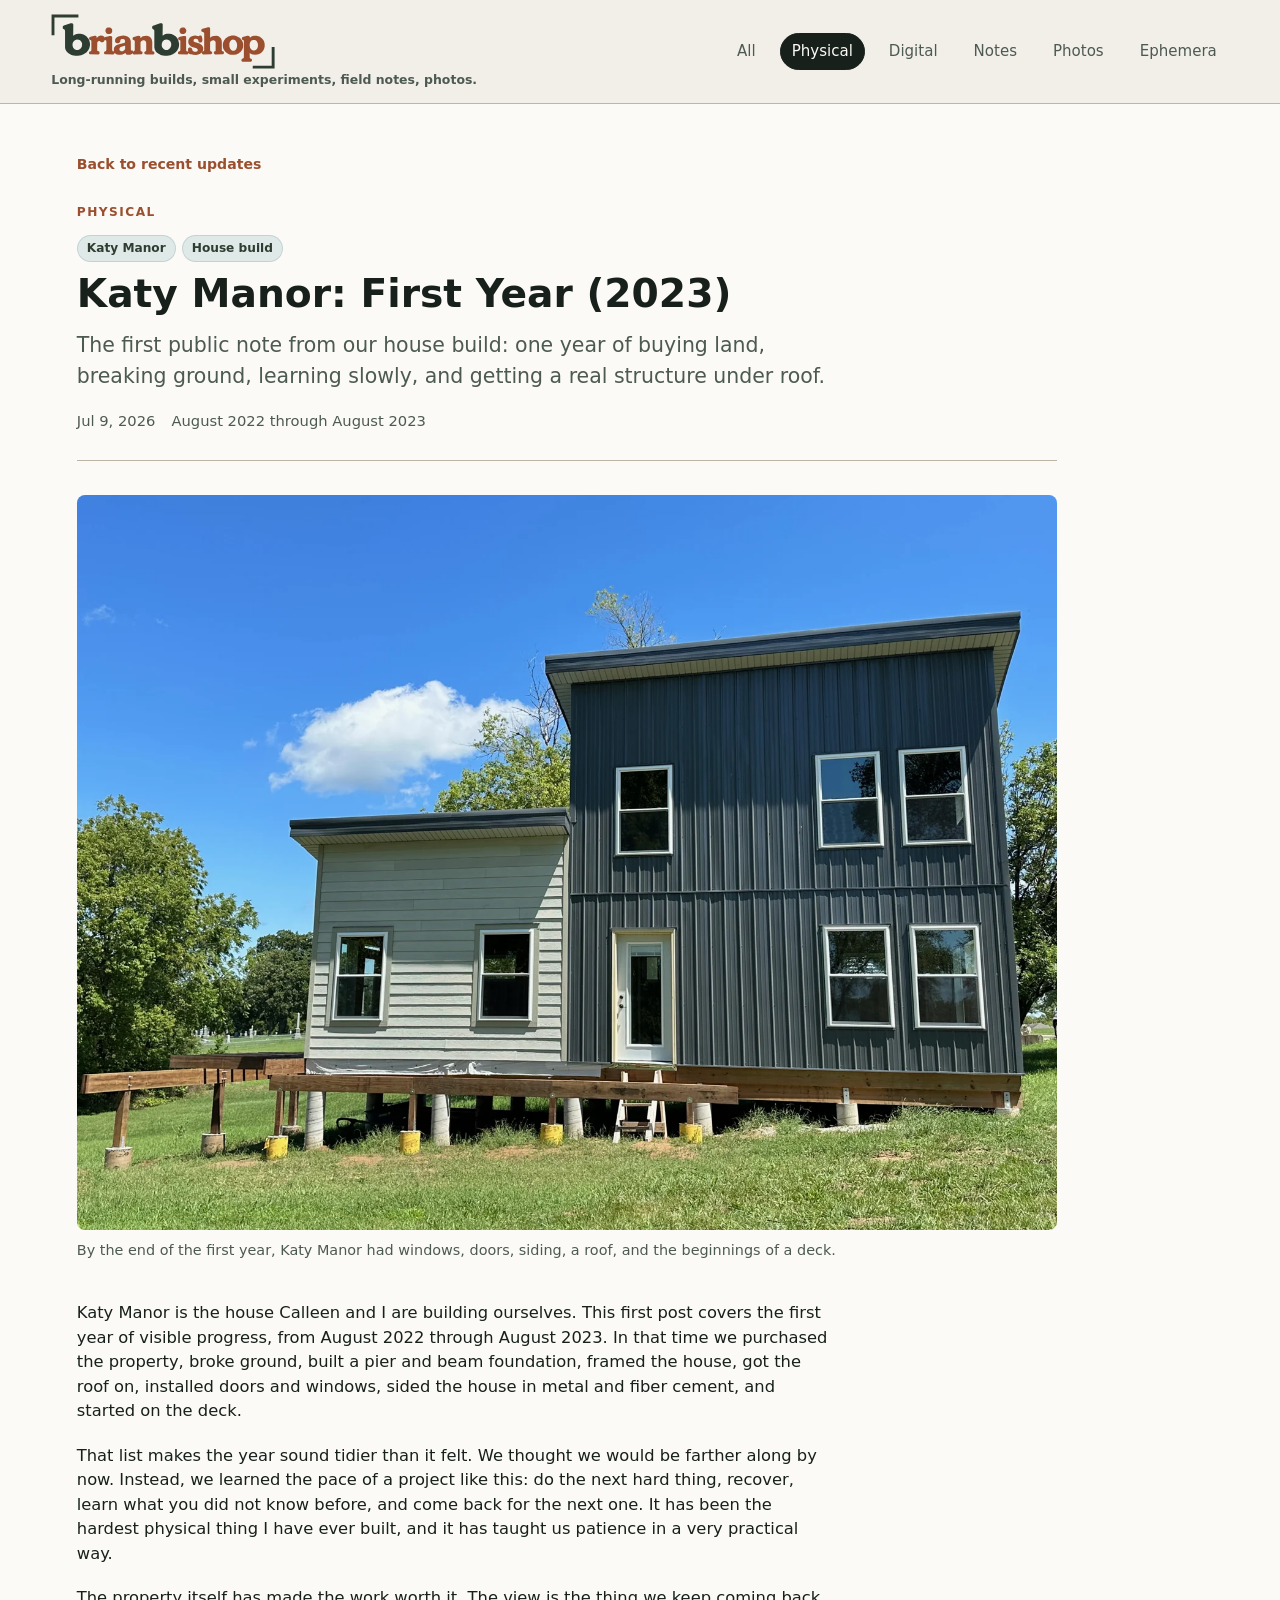
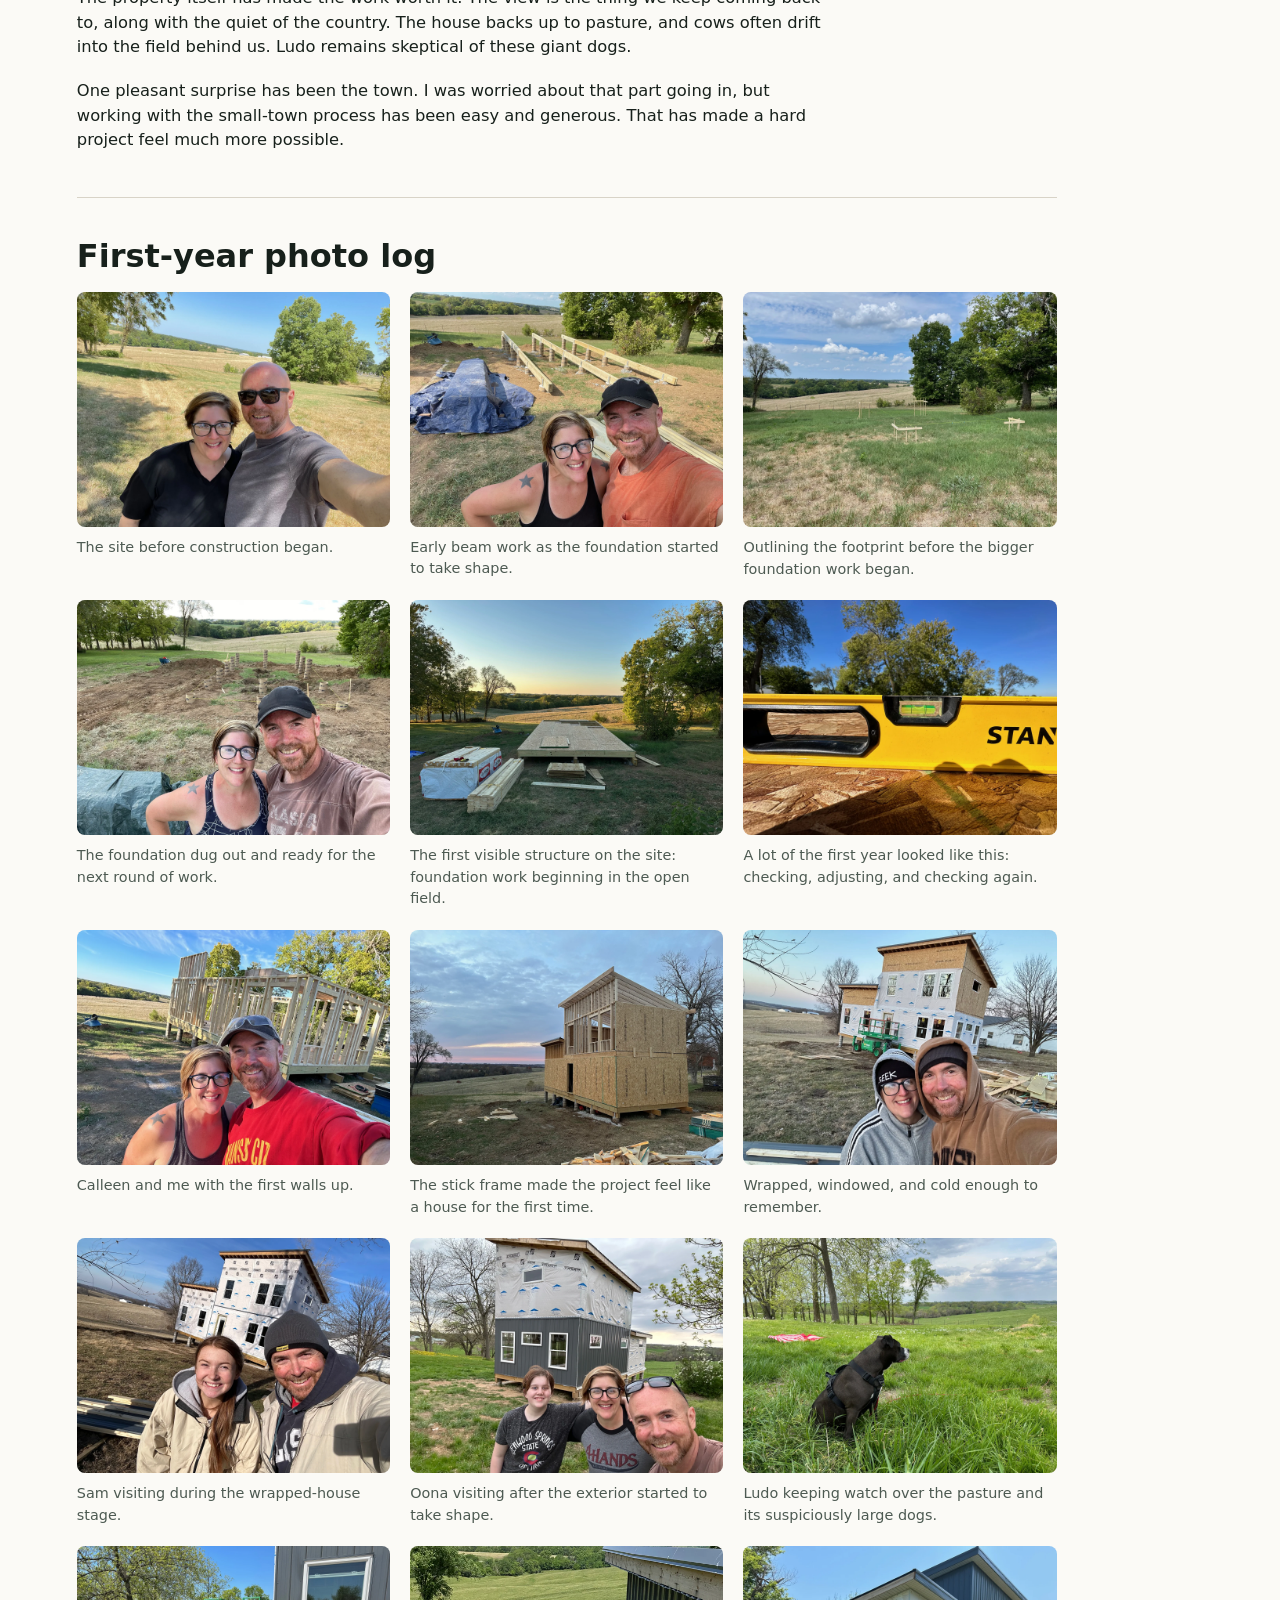
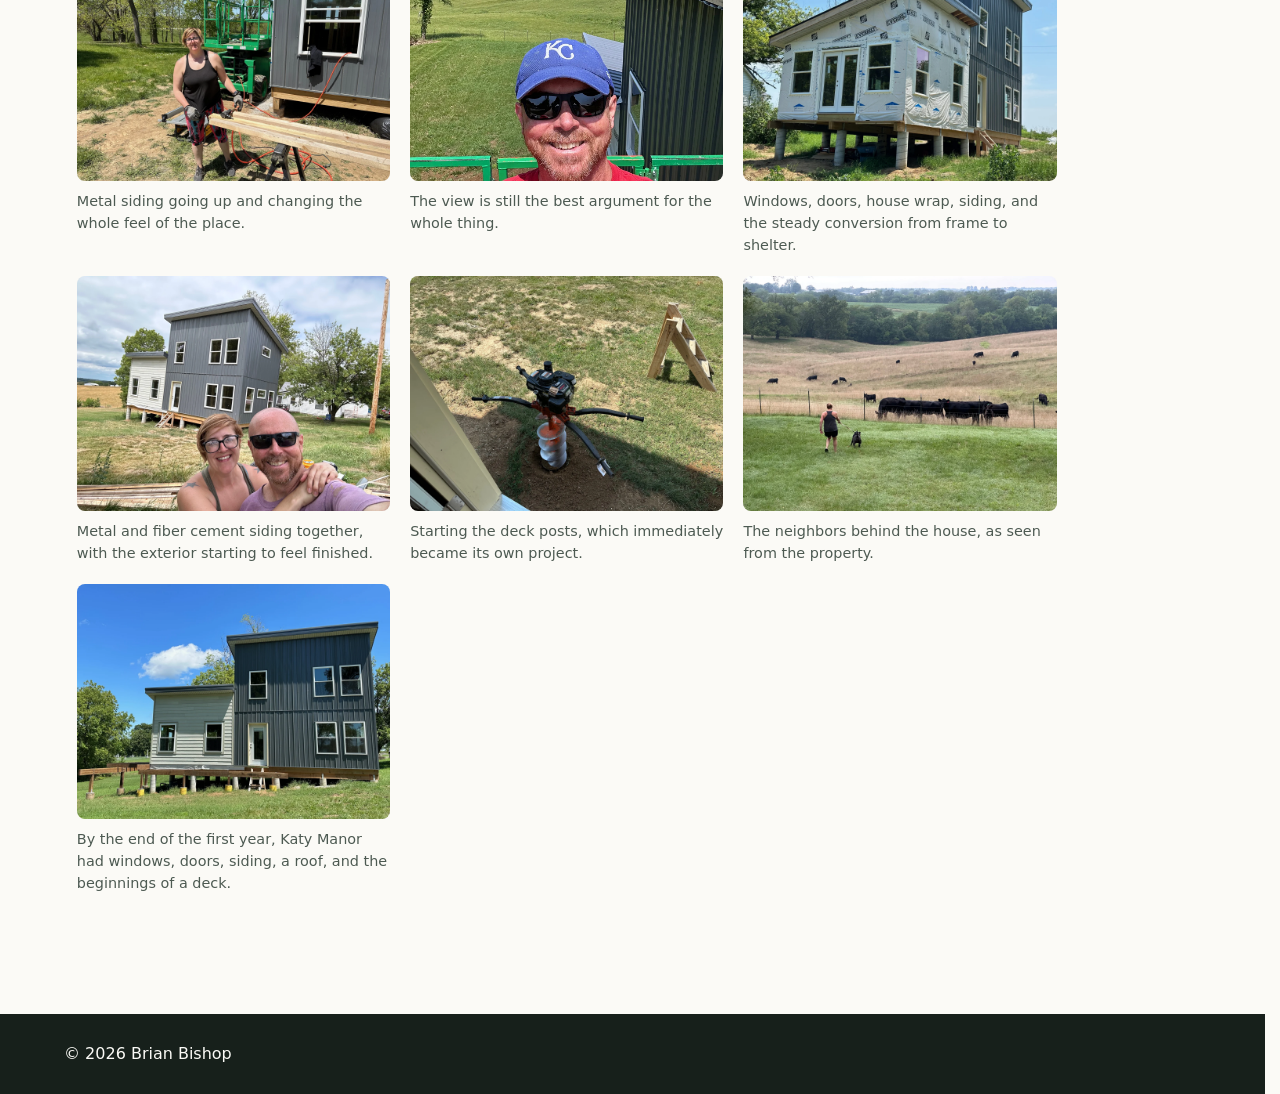
<file: posts/2026-07-09-katy-manor-first-public-log/index.html>
<!doctype html>
<html lang="en">
  <head>
    <meta charset="utf-8">
    <meta name="viewport" content="width=device-width, initial-scale=1">
    <title>Katy Manor: First Year (2023) | Brian Bishop</title>
    <meta
      name="description"
      content="The first public note for the Katy Manor house build, covering the first year of work from property purchase through framing, siding, windows, and the start of the deck."
    >
    <meta property="og:title" content="Katy Manor: First Year (2023)">
    <meta
      property="og:description"
      content="A short narrative and photo log from the first year of the Katy Manor house build."
    >
    <meta property="og:type" content="article">
    <meta property="og:image" content="../../content/2026-07-09-physical-katy_manor/images/19-siding-and-front-deck.webp">
    <link rel="preload" as="image" href="../../content/2026-07-09-physical-katy_manor/images/01-first-pic-before-construction.webp" fetchpriority="high">
    <link rel="icon" href="../../assets/favicon.svg?v=2026-10-05-brand" type="image/svg+xml">
    <link rel="stylesheet" href="../../styles.css?v=2026-10-05-brand">
  </head>
  <body>
    <header class="site-header" data-site-header>
      <a class="brand" href="../../" aria-label="Brian Bishop home">
        <span class="brand-text">
          <img class="brand-wordmark" src="../../assets/brianbishop-wordmark.svg" width="1626" height="397" alt="Brian Bishop">
          <span class="brand-subtitle">Long-running builds, small experiments, field notes, photos.</span>
        </span>
      </a>
      <nav class="nav" aria-label="Post filters">
        <a class="nav-filter" href="../../?filter=all">All</a>
        <a class="nav-filter active" href="../../?filter=physical">Physical</a>
        <a class="nav-filter" href="../../?filter=digital">Digital</a>
        <a class="nav-filter" href="../../?filter=note">Notes</a>
        <a class="nav-filter" href="../../?filter=photo">Photos</a>
        <a class="nav-filter" href="../../?filter=ephemera">Ephemera</a>
      </nav>
    </header>

    <main class="entry-shell">
      <article class="entry">
        <header class="entry-header">
          <a class="back-link" href="../../">Back to recent updates</a>
          <p class="eyebrow">Physical</p>
          <div class="post-tags" aria-label="Labels">
            <span>Katy Manor</span>
            <span>House build</span>
          </div>
          <h1>Katy Manor: First Year (2023)</h1>
          <p class="entry-summary">
            The first public note from our house build: one year of buying land, breaking ground,
            learning slowly, and getting a real structure under roof.
          </p>
          <p class="entry-meta">
            <time datetime="2026-07-09">Jul 9, 2026</time>
            <span>August 2022 through August 2023</span>
          </p>
        </header>

        <figure class="entry-hero">
          <img
            src="../../content/2026-07-09-physical-katy_manor/images/19-siding-and-front-deck.webp"
            alt="Katy Manor with siding installed, windows in place, and early deck framing at the front."
          >
          <figcaption>
            By the end of the first year, Katy Manor had windows, doors, siding, a roof, and the
            beginnings of a deck.
          </figcaption>
        </figure>

        <div class="entry-body">
          <p>
            Katy Manor is the house Calleen and I are building ourselves. This first post covers the
            first year of visible progress, from August 2022 through August 2023. In that time we
            purchased the property, broke ground, built a pier and beam foundation, framed the
            house, got the roof on, installed doors and windows, sided the house in metal and fiber
            cement, and started on the deck.
          </p>

          <p>
            That list makes the year sound tidier than it felt. We thought we would be farther along
            by now. Instead, we learned the pace of a project like this: do the next hard thing,
            recover, learn what you did not know before, and come back for the next one. It has been
            the hardest physical thing I have ever built, and it has taught us patience in a very
            practical way.
          </p>

          <p>
            The property itself has made the work worth it. The view is the thing we keep coming
            back to, along with the quiet of the country. The house backs up to pasture, and cows
            often drift into the field behind us. Ludo remains skeptical of these giant dogs.
          </p>

          <p>
            One pleasant surprise has been the town. I was worried about that part going in, but
            working with the small-town process has been easy and generous. That has made a hard
            project feel much more possible.
          </p>
        </div>

        <section class="entry-gallery" aria-labelledby="gallery-title">
          <h2 id="gallery-title">First-year photo log</h2>

          <figure>
            <button class="gallery-thumb" type="button" data-lightbox-src="../../content/2026-07-09-physical-katy_manor/images/01-first-pic-before-construction.webp" data-lightbox-caption="The site before construction began.">
              <img loading="eager" fetchpriority="high" width="1600" height="1200" src="../../content/2026-07-09-physical-katy_manor/images/01-first-pic-before-construction.webp" alt="The building site before construction began.">
            </button>
            <figcaption>The site before construction began.</figcaption>
          </figure>

          <figure>
            <button class="gallery-thumb" type="button" data-lightbox-src="../../content/2026-07-09-physical-katy_manor/images/02-foundation-beam-progress.webp" data-lightbox-caption="Early beam work as the foundation started to take shape.">
              <img loading="lazy" src="../../content/2026-07-09-physical-katy_manor/images/02-foundation-beam-progress.webp" alt="Foundation beam work in progress at the building site.">
            </button>
            <figcaption>Early beam work as the foundation started to take shape.</figcaption>
          </figure>

          <figure>
            <button class="gallery-thumb" type="button" data-lightbox-src="../../content/2026-07-09-physical-katy_manor/images/03-outlining-foundation.webp" data-lightbox-caption="Outlining the footprint before the bigger foundation work began.">
              <img loading="lazy" src="../../content/2026-07-09-physical-katy_manor/images/03-outlining-foundation.webp" alt="The foundation outline marked out on the building site.">
            </button>
            <figcaption>Outlining the footprint before the bigger foundation work began.</figcaption>
          </figure>

          <figure>
            <button class="gallery-thumb" type="button" data-lightbox-src="../../content/2026-07-09-physical-katy_manor/images/04-foundation-dug-out.webp" data-lightbox-caption="The foundation dug out and ready for the next round of work.">
              <img loading="lazy" src="../../content/2026-07-09-physical-katy_manor/images/04-foundation-dug-out.webp" alt="The dug-out foundation area at the building site.">
            </button>
            <figcaption>The foundation dug out and ready for the next round of work.</figcaption>
          </figure>

          <figure>
            <button class="gallery-thumb" type="button" data-lightbox-src="../../content/2026-07-09-physical-katy_manor/images/05-foundation-start.webp" data-lightbox-caption="The first visible structure on the site: foundation work beginning in the open field.">
              <img loading="lazy" src="../../content/2026-07-09-physical-katy_manor/images/05-foundation-start.webp" alt="The early pier and beam foundation laid out on the property.">
            </button>
            <figcaption>The first visible structure on the site: foundation work beginning in the open field.</figcaption>
          </figure>

          <figure>
            <button class="gallery-thumb" type="button" data-lightbox-src="../../content/2026-07-09-physical-katy_manor/images/06-level-foundation-work.webp" data-lightbox-caption="A lot of the first year looked like this: checking, adjusting, and checking again.">
              <img loading="lazy" src="../../content/2026-07-09-physical-katy_manor/images/06-level-foundation-work.webp" alt="A level resting on wood during foundation work.">
            </button>
            <figcaption>A lot of the first year looked like this: checking, adjusting, and checking again.</figcaption>
          </figure>

          <figure>
            <button class="gallery-thumb" type="button" data-lightbox-src="../../content/2026-07-09-physical-katy_manor/images/07-frame-selfie.webp" data-lightbox-caption="Calleen and me with the first walls up.">
              <img loading="lazy" src="../../content/2026-07-09-physical-katy_manor/images/07-frame-selfie.webp" alt="Brian and Calleen in front of the early house framing.">
            </button>
            <figcaption>Calleen and me with the first walls up.</figcaption>
          </figure>

          <figure>
            <button class="gallery-thumb" type="button" data-lightbox-src="../../content/2026-07-09-physical-katy_manor/images/08-stick-frame-at-dusk.webp" data-lightbox-caption="The stick frame made the project feel like a house for the first time.">
              <img loading="lazy" src="../../content/2026-07-09-physical-katy_manor/images/08-stick-frame-at-dusk.webp" alt="The framed house standing at dusk with open fields behind it.">
            </button>
            <figcaption>The stick frame made the project feel like a house for the first time.</figcaption>
          </figure>

          <figure>
            <button class="gallery-thumb" type="button" data-lightbox-src="../../content/2026-07-09-physical-katy_manor/images/09-wrapped-house-winter.webp" data-lightbox-caption="Wrapped, windowed, and cold enough to remember.">
              <img loading="lazy" src="../../content/2026-07-09-physical-katy_manor/images/09-wrapped-house-winter.webp" alt="Brian and Calleen bundled up in front of the wrapped house.">
            </button>
            <figcaption>Wrapped, windowed, and cold enough to remember.</figcaption>
          </figure>

          <figure>
            <button class="gallery-thumb" type="button" data-lightbox-src="../../content/2026-07-09-physical-katy_manor/images/10-sam-site-visit.webp" data-lightbox-caption="Sam visiting during the wrapped-house stage.">
              <img loading="lazy" src="../../content/2026-07-09-physical-katy_manor/images/10-sam-site-visit.webp" alt="Brian and Sam in front of the wrapped house.">
            </button>
            <figcaption>Sam visiting during the wrapped-house stage.</figcaption>
          </figure>

          <figure>
            <button class="gallery-thumb" type="button" data-lightbox-src="../../content/2026-07-09-physical-katy_manor/images/11-oona-site-visit.webp" data-lightbox-caption="Oona visiting after the exterior started to take shape.">
              <img loading="lazy" src="../../content/2026-07-09-physical-katy_manor/images/11-oona-site-visit.webp" alt="Oona, Calleen, and Brian in front of the house after siding had started.">
            </button>
            <figcaption>Oona visiting after the exterior started to take shape.</figcaption>
          </figure>

          <figure>
            <button class="gallery-thumb" type="button" data-lightbox-src="../../content/2026-07-09-physical-katy_manor/images/12-ludo-and-the-pasture.webp" data-lightbox-caption="Ludo keeping watch over the pasture and its suspiciously large dogs.">
              <img loading="lazy" src="../../content/2026-07-09-physical-katy_manor/images/12-ludo-and-the-pasture.webp" alt="Ludo sitting in the grass and looking toward the pasture.">
            </button>
            <figcaption>Ludo keeping watch over the pasture and its suspiciously large dogs.</figcaption>
          </figure>

          <figure>
            <button class="gallery-thumb" type="button" data-lightbox-src="../../content/2026-07-09-physical-katy_manor/images/13-metal-siding-work.webp" data-lightbox-caption="Metal siding going up and changing the whole feel of the place.">
              <img loading="lazy" src="../../content/2026-07-09-physical-katy_manor/images/13-metal-siding-work.webp" alt="Metal siding work in progress on Katy Manor.">
            </button>
            <figcaption>Metal siding going up and changing the whole feel of the place.</figcaption>
          </figure>

          <figure>
            <button class="gallery-thumb" type="button" data-lightbox-src="../../content/2026-07-09-physical-katy_manor/images/14-view-from-lift.webp" data-lightbox-caption="The view is still the best argument for the whole thing.">
              <img loading="lazy" src="../../content/2026-07-09-physical-katy_manor/images/14-view-from-lift.webp" alt="Brian in a lift with open fields visible behind him.">
            </button>
            <figcaption>The view is still the best argument for the whole thing.</figcaption>
          </figure>

          <figure>
            <button class="gallery-thumb" type="button" data-lightbox-src="../../content/2026-07-09-physical-katy_manor/images/15-doors-windows-and-siding.webp" data-lightbox-caption="Windows, doors, house wrap, siding, and the steady conversion from frame to shelter.">
              <img loading="lazy" src="../../content/2026-07-09-physical-katy_manor/images/15-doors-windows-and-siding.webp" alt="Katy Manor with windows, doors, house wrap, and partial siding installed.">
            </button>
            <figcaption>Windows, doors, house wrap, siding, and the steady conversion from frame to shelter.</figcaption>
          </figure>

          <figure>
            <button class="gallery-thumb" type="button" data-lightbox-src="../../content/2026-07-09-physical-katy_manor/images/16-concrete-siding-selfie.webp" data-lightbox-caption="Metal and fiber cement siding together, with the exterior starting to feel finished.">
              <img loading="lazy" src="../../content/2026-07-09-physical-katy_manor/images/16-concrete-siding-selfie.webp" alt="Brian and Calleen in front of the house with gray fiber cement siding installed.">
            </button>
            <figcaption>Metal and fiber cement siding together, with the exterior starting to feel finished.</figcaption>
          </figure>

          <figure>
            <button class="gallery-thumb" type="button" data-lightbox-src="../../content/2026-07-09-physical-katy_manor/images/17-deck-post-auger.webp" data-lightbox-caption="Starting the deck posts, which immediately became its own project.">
              <img loading="lazy" src="../../content/2026-07-09-physical-katy_manor/images/17-deck-post-auger.webp" alt="Deck post work underway with an auger at the site.">
            </button>
            <figcaption>Starting the deck posts, which immediately became its own project.</figcaption>
          </figure>

          <figure>
            <button class="gallery-thumb" type="button" data-lightbox-src="../../content/2026-07-09-physical-katy_manor/images/18-cows-behind-the-house.webp" data-lightbox-caption="The neighbors behind the house, as seen from the property.">
              <img loading="lazy" src="../../content/2026-07-09-physical-katy_manor/images/18-cows-behind-the-house.webp" alt="Cows grazing in the pasture behind the property.">
            </button>
            <figcaption>The neighbors behind the house, as seen from the property.</figcaption>
          </figure>

          <figure>
            <button class="gallery-thumb" type="button" data-lightbox-src="../../content/2026-07-09-physical-katy_manor/images/19-siding-and-front-deck.webp" data-lightbox-caption="By the end of the first year, Katy Manor had windows, doors, siding, a roof, and the beginnings of a deck.">
              <img loading="lazy" src="../../content/2026-07-09-physical-katy_manor/images/19-siding-and-front-deck.webp" alt="Katy Manor with siding installed, windows in place, and early deck framing at the front.">
            </button>
            <figcaption>By the end of the first year, Katy Manor had windows, doors, siding, a roof, and the beginnings of a deck.</figcaption>
          </figure>
        </section>
      </article>
    </main>

    <dialog class="lightbox" data-lightbox tabindex="-1">
      <div class="lightbox-frame">
        <img data-lightbox-image alt="">
      </div>
      <div class="lightbox-info">
        <p class="lightbox-caption" data-lightbox-caption-output></p>
      </div>
      <div class="lightbox-controls" aria-label="Photo navigation">
        <div class="lightbox-nav-group">
          <button class="lightbox-nav lightbox-prev" type="button" data-lightbox-prev aria-label="Previous image">‹</button>
          <p class="lightbox-count" data-lightbox-count></p>
          <button class="lightbox-nav lightbox-next" type="button" data-lightbox-next aria-label="Next image">›</button>
        </div>
        <button class="lightbox-close" type="button" data-lightbox-close>Close image</button>
      </div>
    </dialog>

    <footer class="site-footer">
      <p>© <span data-year></span> Brian Bishop</p>
    </footer>

    <script src="../../script.js?v=2026-10-05-brand"></script>
  </body>
</html>
</file>
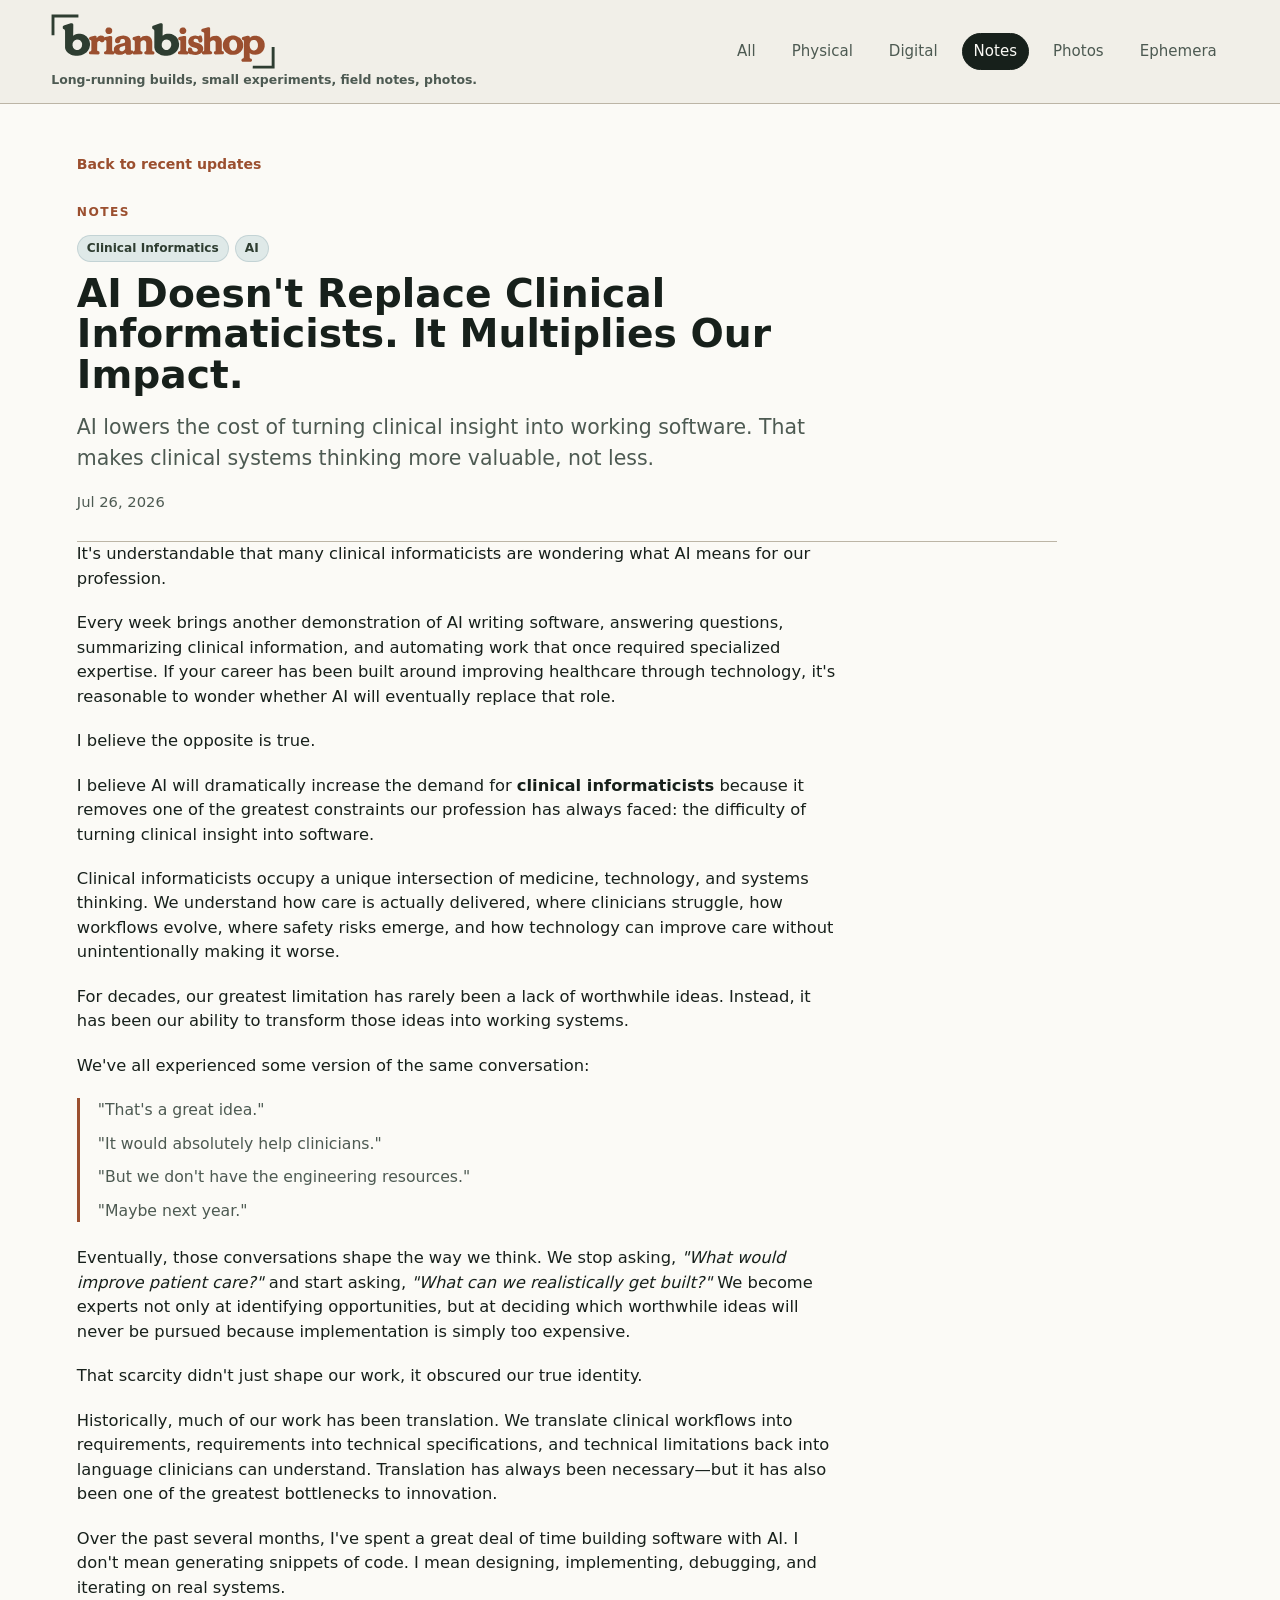
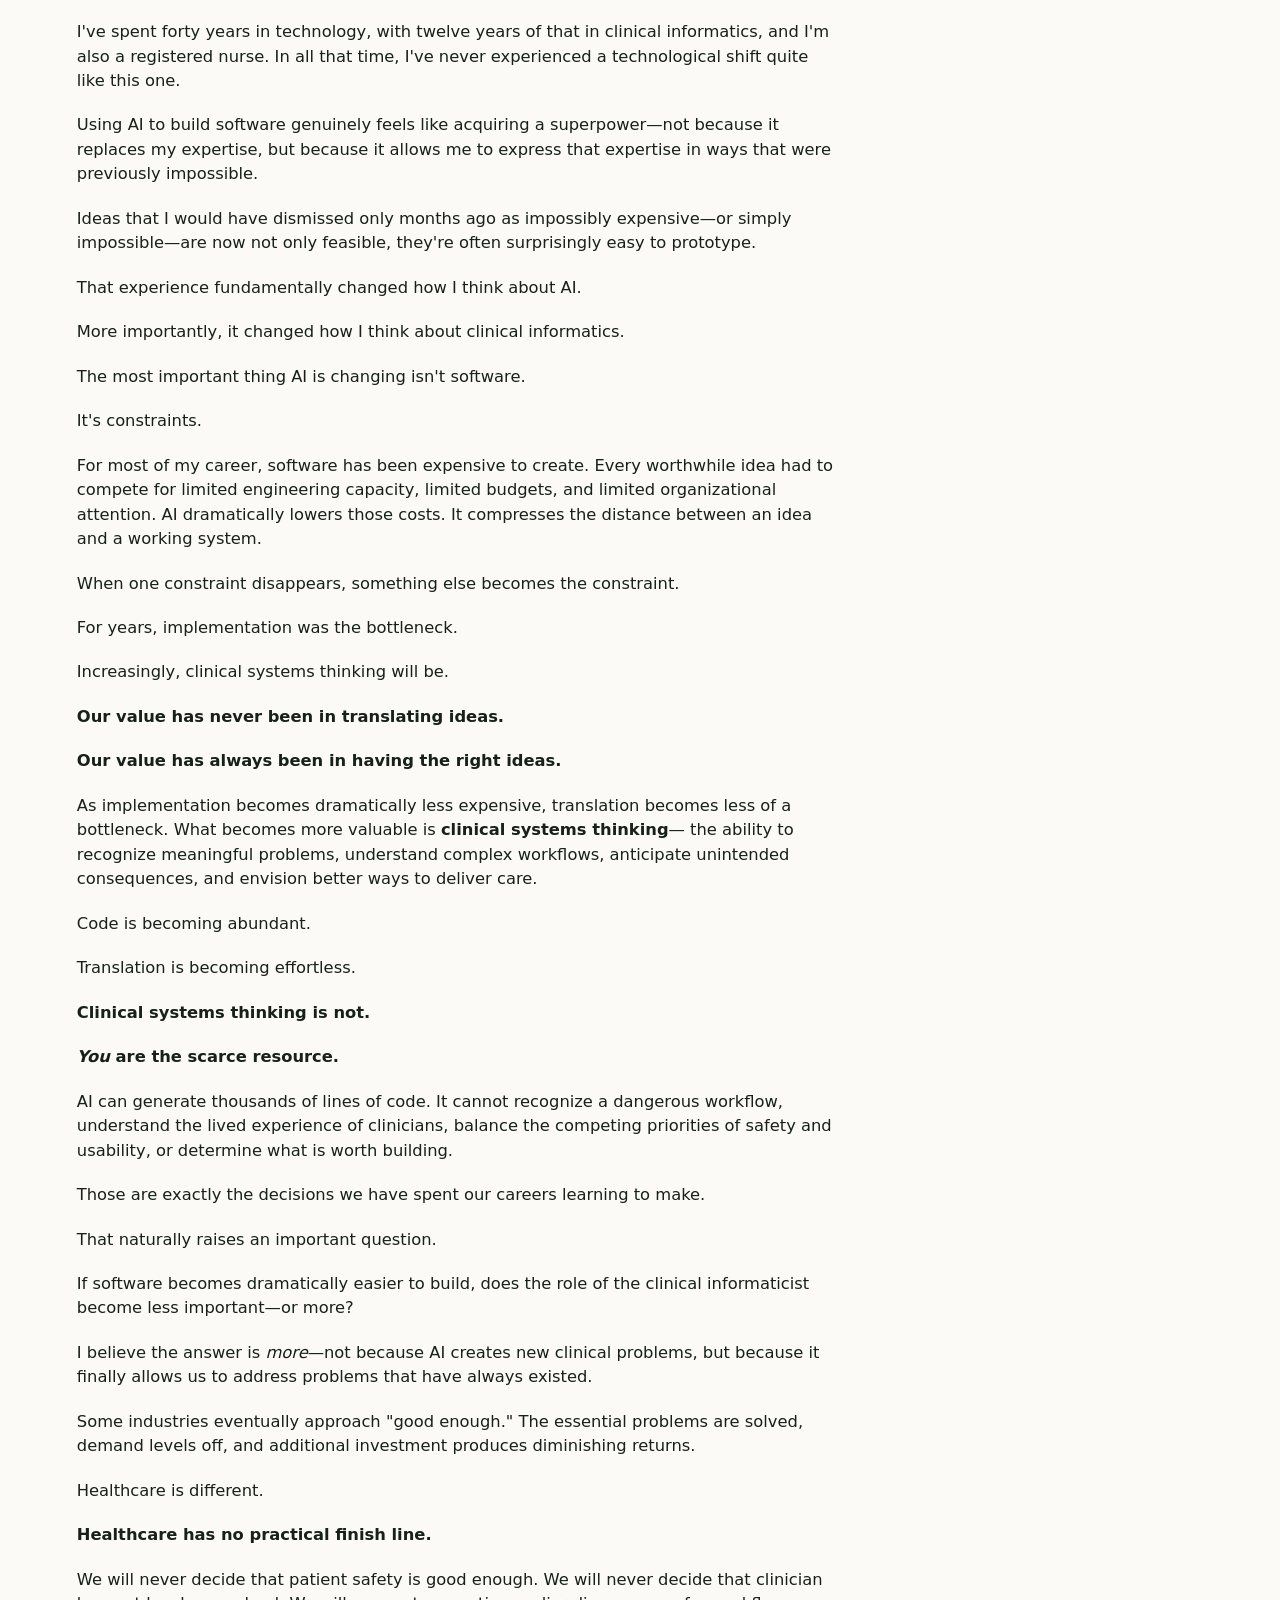
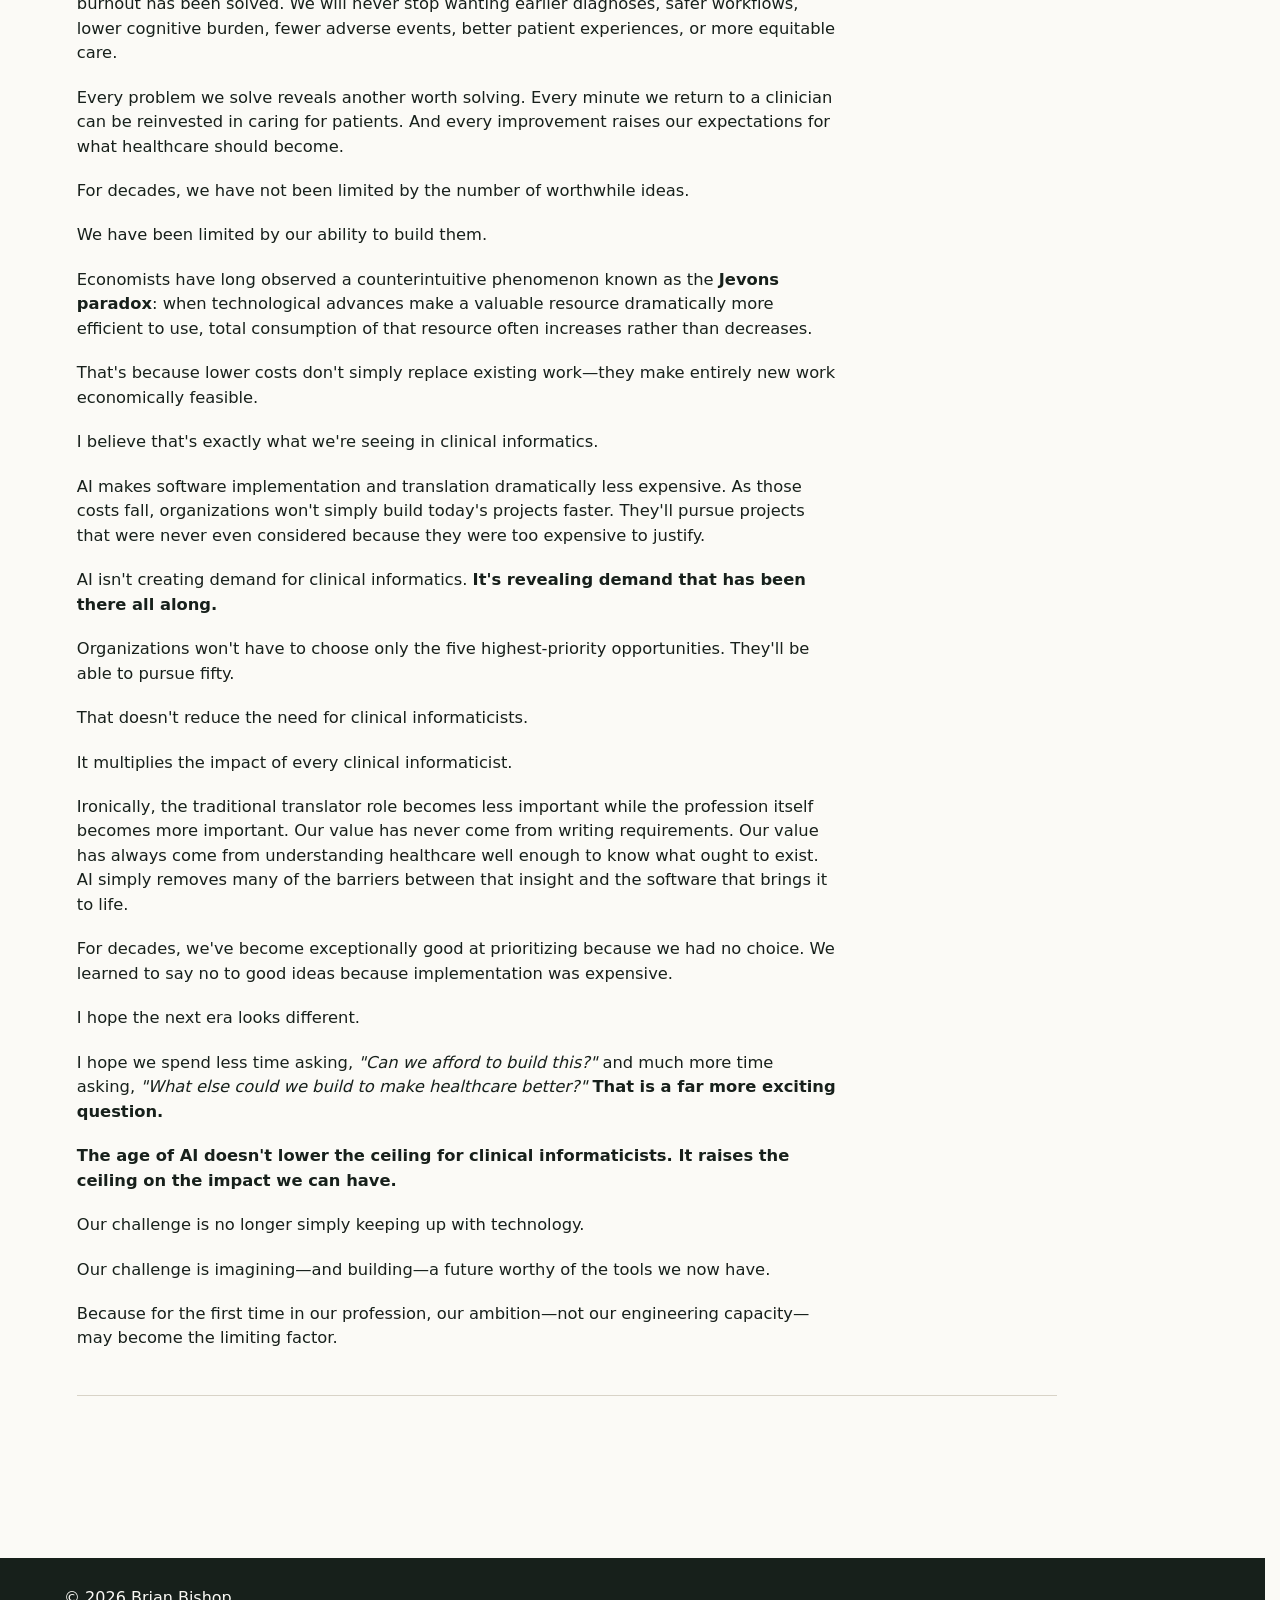
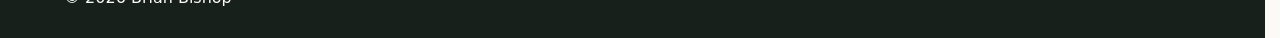
<file: posts/2026-07-26-clinical-informatics-and-ai/index.html>
<!doctype html>
<html lang="en">
  <head>
    <meta charset="utf-8">
    <meta name="viewport" content="width=device-width, initial-scale=1">
    <title>AI Doesn't Replace Clinical Informaticists. It Multiplies Our Impact. | Brian Bishop</title>
    <meta
      name="description"
      content="AI lowers the cost of turning clinical insight into working software. That makes clinical systems thinking more valuable, not less."
    >
    <meta property="og:title" content="AI Doesn't Replace Clinical Informaticists. It Multiplies Our Impact.">
    <meta
      property="og:description"
      content="AI lowers the cost of turning clinical insight into working software. That makes clinical systems thinking more valuable, not less."
    >
    <meta property="og:type" content="article">
    <link rel="canonical" href="https://brianbishop.org/posts/2026-07-26-clinical-informatics-and-ai/">
    <link rel="icon" href="../../assets/favicon.svg?v=2026-10-05-brand" type="image/svg+xml">
    <link rel="stylesheet" href="../../styles.css?v=2026-10-05-brand">
  </head>
  <body>
    <header class="site-header" data-site-header>
      <a class="brand" href="../../" aria-label="Brian Bishop home">
        <span class="brand-text">
          <img class="brand-wordmark" src="../../assets/brianbishop-wordmark.svg" width="1626" height="397" alt="Brian Bishop">
          <span class="brand-subtitle">Long-running builds, small experiments, field notes, photos.</span>
        </span>
      </a>
      <nav class="nav" aria-label="Post filters">
        <a class="nav-filter" href="../../?filter=all">All</a>
        <a class="nav-filter" href="../../?filter=physical">Physical</a>
        <a class="nav-filter" href="../../?filter=digital">Digital</a>
        <a class="nav-filter active" href="../../?filter=note">Notes</a>
        <a class="nav-filter" href="../../?filter=photo">Photos</a>
        <a class="nav-filter" href="../../?filter=ephemera">Ephemera</a>
      </nav>
    </header>

    <main class="entry-shell">
      <article class="entry">
        <header class="entry-header">
          <a class="back-link" href="../../">Back to recent updates</a>
          <p class="eyebrow">Notes</p>
          <div class="post-tags" aria-label="Labels">
            <span>Clinical Informatics</span>
            <span>AI</span>
          </div>
          <h1>AI Doesn't Replace Clinical Informaticists. It Multiplies Our Impact.</h1>
          <p class="entry-summary">
            AI lowers the cost of turning clinical insight into working software. That makes
            clinical systems thinking more valuable, not less.
          </p>
          <p class="entry-meta">
            <time datetime="2026-07-26">Jul 26, 2026</time>
          </p>
        </header>

        <div class="entry-body">
          <p>
            It's understandable that many clinical informaticists are wondering what AI means for
            our profession.
          </p>

          <p>
            Every week brings another demonstration of AI writing software, answering questions,
            summarizing clinical information, and automating work that once required specialized
            expertise. If your career has been built around improving healthcare through technology,
            it's reasonable to wonder whether AI will eventually replace that role.
          </p>

          <p>I believe the opposite is true.</p>

          <p>
            I believe AI will dramatically increase the demand for <strong>clinical informaticists</strong>
            because it removes one of the greatest constraints our profession has always faced: the
            difficulty of turning clinical insight into software.
          </p>

          <p>
            Clinical informaticists occupy a unique intersection of medicine, technology, and
            systems thinking. We understand how care is actually delivered, where clinicians struggle,
            how workflows evolve, where safety risks emerge, and how technology can improve care
            without unintentionally making it worse.
          </p>

          <p>
            For decades, our greatest limitation has rarely been a lack of worthwhile ideas.
            Instead, it has been our ability to transform those ideas into working systems.
          </p>

          <p>We've all experienced some version of the same conversation:</p>

          <blockquote>
            <p>"That's a great idea."</p>
            <p>"It would absolutely help clinicians."</p>
            <p>"But we don't have the engineering resources."</p>
            <p>"Maybe next year."</p>
          </blockquote>

          <p>
            Eventually, those conversations shape the way we think. We stop asking,
            <em>"What would improve patient care?"</em> and start asking,
            <em>"What can we realistically get built?"</em> We become experts not only at
            identifying opportunities, but at deciding which worthwhile ideas will never be pursued
            because implementation is simply too expensive.
          </p>

          <p>That scarcity didn't just shape our work, it obscured our true identity.</p>

          <p>
            Historically, much of our work has been translation. We translate clinical workflows
            into requirements, requirements into technical specifications, and technical limitations
            back into language clinicians can understand. Translation has always been
            necessary&mdash;but it has also been one of the greatest bottlenecks to innovation.
          </p>

          <p>
            Over the past several months, I've spent a great deal of time building software with AI.
            I don't mean generating snippets of code. I mean designing, implementing, debugging, and
            iterating on real systems.
          </p>

          <p>
            I've spent forty years in technology, with twelve years of that in clinical informatics,
            and I'm also a registered nurse. In all that time, I've never experienced a technological
            shift quite like this one.
          </p>

          <p>
            Using AI to build software genuinely feels like acquiring a superpower&mdash;not
            because it replaces my expertise, but because it allows me to express that expertise in
            ways that were previously impossible.
          </p>

          <p>
            Ideas that I would have dismissed only months ago as impossibly expensive&mdash;or
            simply impossible&mdash;are now not only feasible, they're often surprisingly easy to
            prototype.
          </p>

          <p>That experience fundamentally changed how I think about AI.</p>

          <p>More importantly, it changed how I think about clinical informatics.</p>

          <p>The most important thing AI is changing isn't software.</p>

          <p>It's constraints.</p>

          <p>
            For most of my career, software has been expensive to create. Every worthwhile idea had
            to compete for limited engineering capacity, limited budgets, and limited organizational
            attention. AI dramatically lowers those costs. It compresses the distance between an
            idea and a working system.
          </p>

          <p>When one constraint disappears, something else becomes the constraint.</p>

          <p>For years, implementation was the bottleneck.</p>

          <p>Increasingly, clinical systems thinking will be.</p>

          <p><strong>Our value has never been in translating ideas.</strong></p>

          <p><strong>Our value has always been in having the right ideas.</strong></p>

          <p>
            As implementation becomes dramatically less expensive, translation becomes less of a
            bottleneck. What becomes more valuable is <strong>clinical systems thinking</strong>&mdash;
            the ability to recognize meaningful problems, understand complex workflows, anticipate
            unintended consequences, and envision better ways to deliver care.
          </p>

          <p>Code is becoming abundant.</p>

          <p>Translation is becoming effortless.</p>

          <p><strong>Clinical systems thinking is not.</strong></p>

          <p><strong><em>You</em> are the scarce resource.</strong></p>

          <p>
            AI can generate thousands of lines of code. It cannot recognize a dangerous workflow,
            understand the lived experience of clinicians, balance the competing priorities of
            safety and usability, or determine what is worth building.
          </p>

          <p>Those are exactly the decisions we have spent our careers learning to make.</p>

          <p>That naturally raises an important question.</p>

          <p>
            If software becomes dramatically easier to build, does the role of the clinical
            informaticist become less important&mdash;or more?
          </p>

          <p>
            I believe the answer is <em>more</em>&mdash;not because AI creates new clinical
            problems, but because it finally allows us to address problems that have always existed.
          </p>

          <p>
            Some industries eventually approach "good enough." The essential problems are solved,
            demand levels off, and additional investment produces diminishing returns.
          </p>

          <p>Healthcare is different.</p>

          <p><strong>Healthcare has no practical finish line.</strong></p>

          <p>
            We will never decide that patient safety is good enough. We will never decide that
            clinician burnout has been solved. We will never stop wanting earlier diagnoses, safer
            workflows, lower cognitive burden, fewer adverse events, better patient experiences, or
            more equitable care.
          </p>

          <p>
            Every problem we solve reveals another worth solving. Every minute we return to a
            clinician can be reinvested in caring for patients. And every improvement raises our
            expectations for what healthcare should become.
          </p>

          <p>For decades, we have not been limited by the number of worthwhile ideas.</p>

          <p>We have been limited by our ability to build them.</p>

          <p>
            Economists have long observed a counterintuitive phenomenon known as the
            <strong>Jevons paradox</strong>: when technological advances make a valuable resource
            dramatically more efficient to use, total consumption of that resource often increases
            rather than decreases.
          </p>

          <p>
            That's because lower costs don't simply replace existing work&mdash;they make
            entirely new work economically feasible.
          </p>

          <p>I believe that's exactly what we're seeing in clinical informatics.</p>

          <p>
            AI makes software implementation and translation dramatically less expensive. As those
            costs fall, organizations won't simply build today's projects faster. They'll pursue
            projects that were never even considered because they were too expensive to justify.
          </p>

          <p>
            AI isn't creating demand for clinical informatics.
            <strong>It's revealing demand that has been there all along.</strong>
          </p>

          <p>
            Organizations won't have to choose only the five highest-priority opportunities. They'll
            be able to pursue fifty.
          </p>

          <p>That doesn't reduce the need for clinical informaticists.</p>

          <p>It multiplies the impact of every clinical informaticist.</p>

          <p>
            Ironically, the traditional translator role becomes less important while the profession
            itself becomes more important. Our value has never come from writing requirements. Our
            value has always come from understanding healthcare well enough to know what ought to
            exist. AI simply removes many of the barriers between that insight and the software that
            brings it to life.
          </p>

          <p>
            For decades, we've become exceptionally good at prioritizing because we had no choice.
            We learned to say no to good ideas because implementation was expensive.
          </p>

          <p>I hope the next era looks different.</p>

          <p>
            I hope we spend less time asking, <em>"Can we afford to build this?"</em> and much more
            time asking, <em>"What else could we build to make healthcare better?"</em>
            <strong>That is a far more exciting question.</strong>
          </p>

          <p>
            <strong>
              The age of AI doesn't lower the ceiling for clinical informaticists. It raises the
              ceiling on the impact we can have.
            </strong>
          </p>

          <p>Our challenge is no longer simply keeping up with technology.</p>

          <p>Our challenge is imagining&mdash;and building&mdash;a future worthy of the tools we now have.</p>

          <p>
            Because for the first time in our profession, our ambition&mdash;not our engineering
            capacity&mdash;may become the limiting factor.
          </p>
        </div>
      </article>
    </main>

    <footer class="site-footer">
      <p>© <span data-year></span> Brian Bishop</p>
    </footer>

    <script src="../../script.js?v=2026-10-05-brand"></script>
  </body>
</html>
</file>
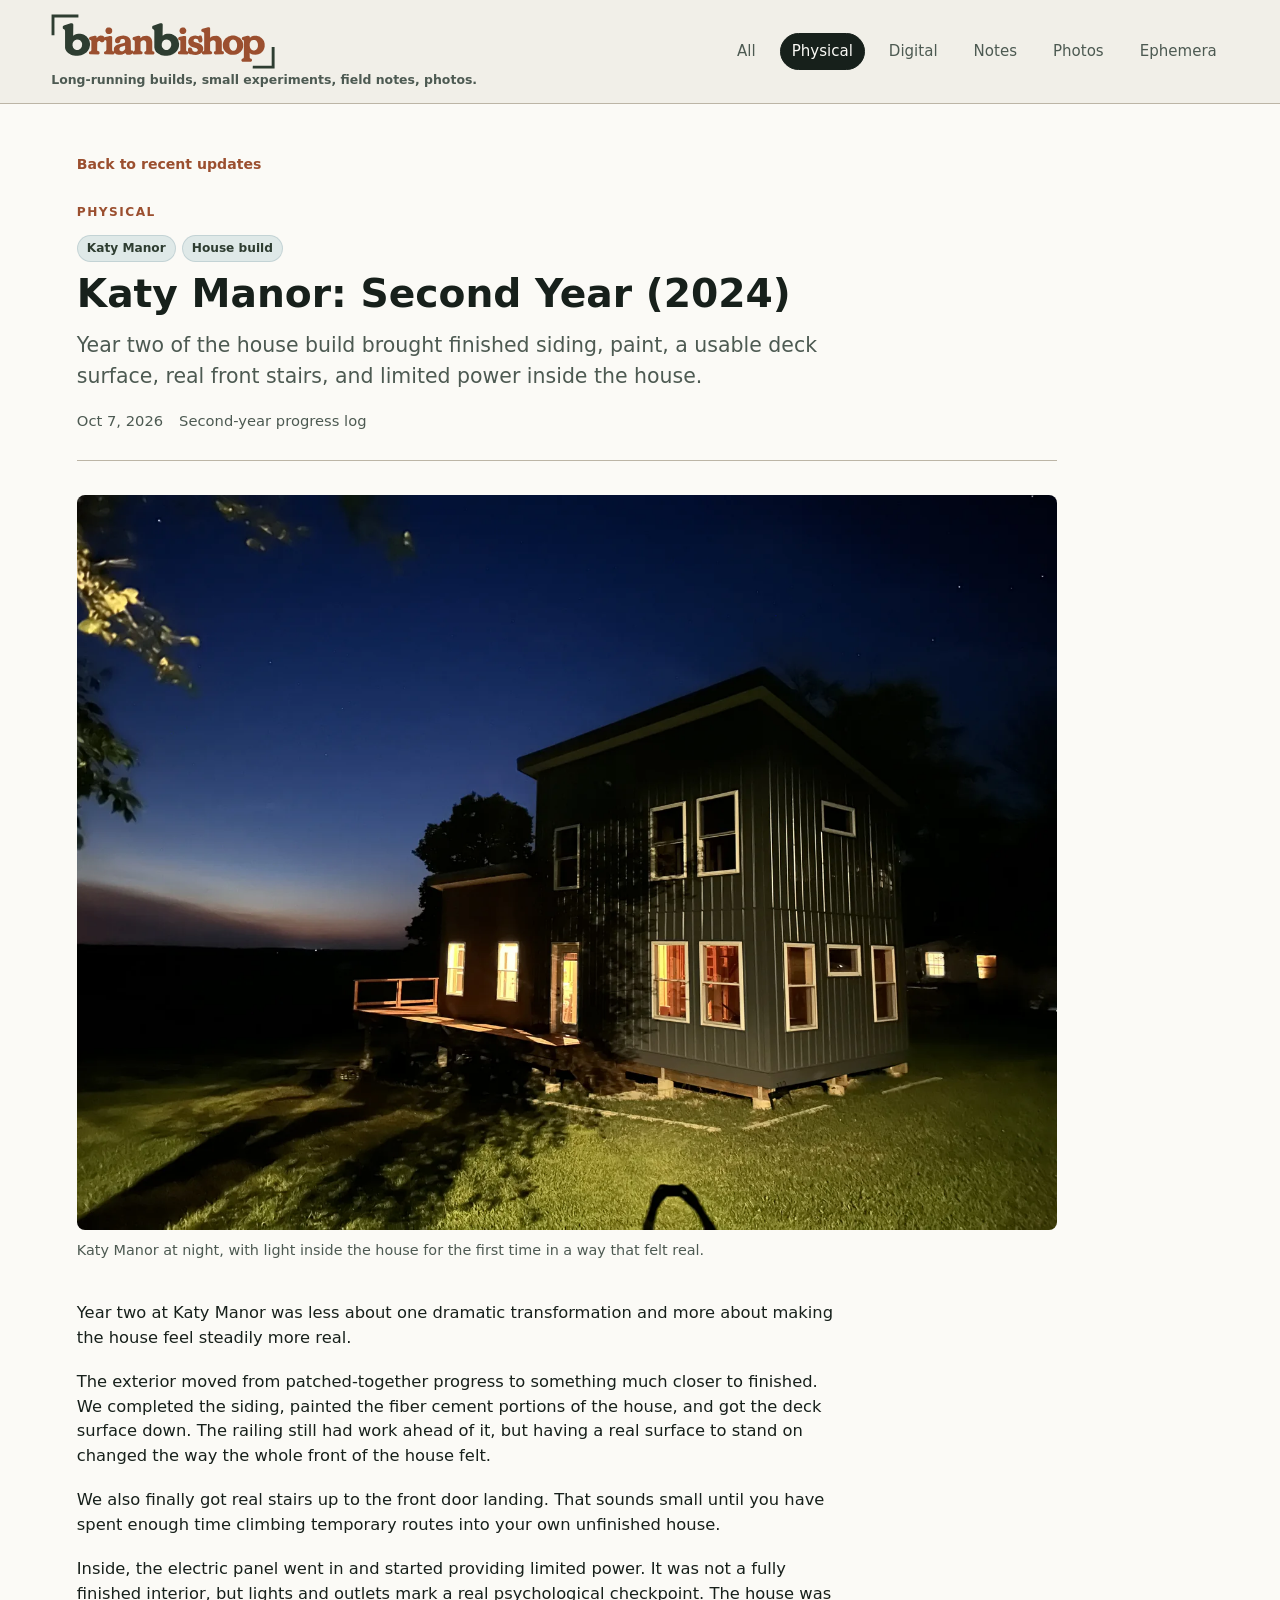
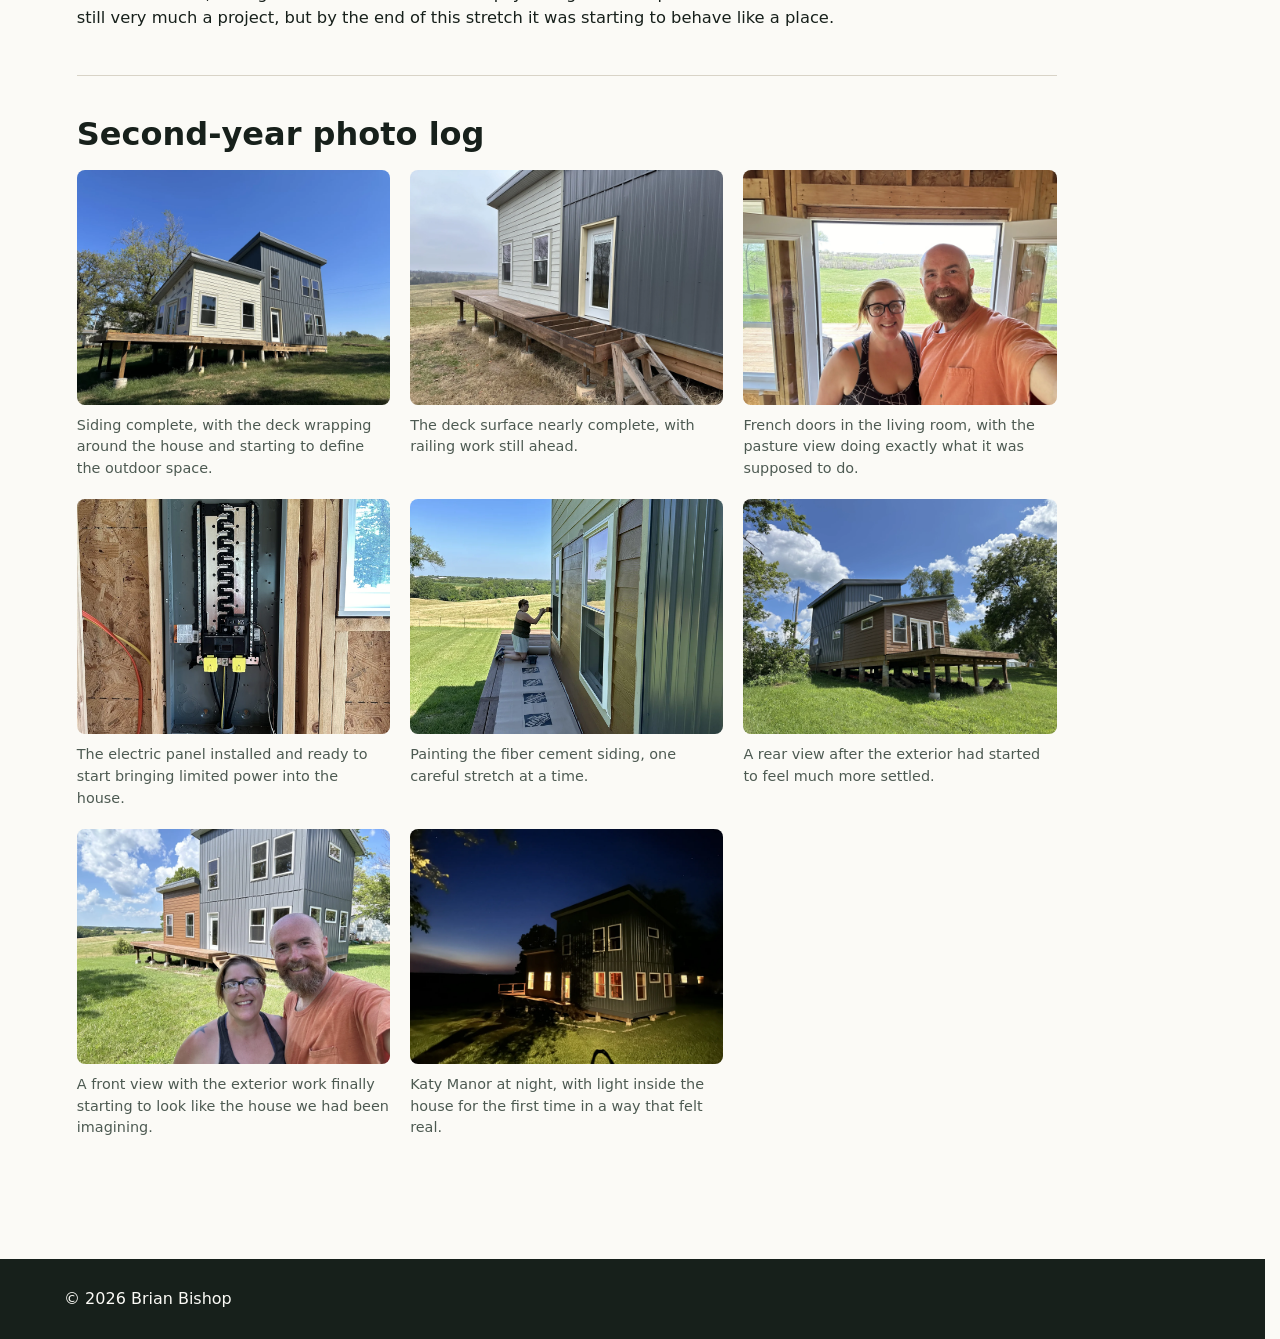
<file: posts/2026-10-07-katy-manor-second-year/index.html>
<!doctype html>
<html lang="en">
  <head>
    <meta charset="utf-8">
    <meta name="viewport" content="width=device-width, initial-scale=1">
    <title>Katy Manor: Second Year (2024) | Brian Bishop</title>
    <meta
      name="description"
      content="A second-year photo log from the Katy Manor house build: siding, paint, deck surface, stairs, and the first limited power inside the house."
    >
    <meta property="og:title" content="Katy Manor: Second Year (2024)">
    <meta
      property="og:description"
      content="A short narrative and photo log from the second year of the Katy Manor house build."
    >
    <meta property="og:type" content="article">
    <meta property="og:image" content="../../content/2026-10-07-physical-katy_manor_second_year/images/08-katy-manor-at-night.webp">
    <link rel="preload" as="image" href="../../content/2026-10-07-physical-katy_manor_second_year/images/08-katy-manor-at-night.webp" fetchpriority="high">
    <link rel="icon" href="../../assets/favicon.svg?v=2026-10-05-brand" type="image/svg+xml">
    <link rel="stylesheet" href="../../styles.css?v=2026-10-05-brand">
  </head>
  <body>
    <header class="site-header" data-site-header>
      <a class="brand" href="../../" aria-label="Brian Bishop home">
        <span class="brand-text">
          <img class="brand-wordmark" src="../../assets/brianbishop-wordmark.svg" width="1626" height="397" alt="Brian Bishop">
          <span class="brand-subtitle">Long-running builds, small experiments, field notes, photos.</span>
        </span>
      </a>
      <nav class="nav" aria-label="Post filters">
        <a class="nav-filter" href="../../?filter=all">All</a>
        <a class="nav-filter active" href="../../?filter=physical">Physical</a>
        <a class="nav-filter" href="../../?filter=digital">Digital</a>
        <a class="nav-filter" href="../../?filter=note">Notes</a>
        <a class="nav-filter" href="../../?filter=photo">Photos</a>
        <a class="nav-filter" href="../../?filter=ephemera">Ephemera</a>
      </nav>
    </header>

    <main class="entry-shell">
      <article class="entry">
        <header class="entry-header">
          <a class="back-link" href="../../">Back to recent updates</a>
          <p class="eyebrow">Physical</p>
          <div class="post-tags" aria-label="Labels">
            <span>Katy Manor</span>
            <span>House build</span>
          </div>
          <h1>Katy Manor: Second Year (2024)</h1>
          <p class="entry-summary">
            Year two of the house build brought finished siding, paint, a usable deck surface, real
            front stairs, and limited power inside the house.
          </p>
          <p class="entry-meta">
            <time datetime="2026-10-07">Oct 7, 2026</time>
            <span>Second-year progress log</span>
          </p>
        </header>

        <figure class="entry-hero">
          <img
            src="../../content/2026-10-07-physical-katy_manor_second_year/images/08-katy-manor-at-night.webp"
            alt="Katy Manor at night with warm light glowing from the windows."
          >
          <figcaption>
            Katy Manor at night, with light inside the house for the first time in a way that felt
            real.
          </figcaption>
        </figure>

        <div class="entry-body">
          <p>
            Year two at Katy Manor was less about one dramatic transformation and more about making
            the house feel steadily more real.
          </p>

          <p>
            The exterior moved from patched-together progress to something much closer to finished.
            We completed the siding, painted the fiber cement portions of the house, and got the
            deck surface down. The railing still had work ahead of it, but having a real surface to
            stand on changed the way the whole front of the house felt.
          </p>

          <p>
            We also finally got real stairs up to the front door landing. That sounds small until
            you have spent enough time climbing temporary routes into your own unfinished house.
          </p>

          <p>
            Inside, the electric panel went in and started providing limited power. It was not a
            fully finished interior, but lights and outlets mark a real psychological checkpoint.
            The house was still very much a project, but by the end of this stretch it was starting
            to behave like a place.
          </p>
        </div>

        <section class="entry-gallery" aria-labelledby="gallery-title">
          <h2 id="gallery-title">Second-year photo log</h2>

          <figure>
            <button class="gallery-thumb" type="button" data-lightbox-src="../../content/2026-10-07-physical-katy_manor_second_year/images/01-siding-and-deck-underway.webp" data-lightbox-caption="Siding complete, with the deck wrapping around the house and starting to define the outdoor space.">
              <img loading="lazy" width="1600" height="1200" src="../../content/2026-10-07-physical-katy_manor_second_year/images/01-siding-and-deck-underway.webp" alt="Katy Manor with siding completed and deck framing around the front and side.">
            </button>
            <figcaption>Siding complete, with the deck wrapping around the house and starting to define the outdoor space.</figcaption>
          </figure>

          <figure>
            <button class="gallery-thumb" type="button" data-lightbox-src="../../content/2026-10-07-physical-katy_manor_second_year/images/02-deck-surface-almost-complete.webp" data-lightbox-caption="The deck surface nearly complete, with railing work still ahead.">
              <img loading="lazy" width="1600" height="1200" src="../../content/2026-10-07-physical-katy_manor_second_year/images/02-deck-surface-almost-complete.webp" alt="A nearly completed wood deck surface outside the front door of Katy Manor.">
            </button>
            <figcaption>The deck surface nearly complete, with railing work still ahead.</figcaption>
          </figure>

          <figure>
            <button class="gallery-thumb" type="button" data-lightbox-src="../../content/2026-10-07-physical-katy_manor_second_year/images/03-french-doors-in-living-room.webp" data-lightbox-caption="French doors in the living room, with the pasture view doing exactly what it was supposed to do.">
              <img loading="lazy" width="1600" height="1200" src="../../content/2026-10-07-physical-katy_manor_second_year/images/03-french-doors-in-living-room.webp" alt="Brian and Calleen standing inside Katy Manor by open French doors.">
            </button>
            <figcaption>French doors in the living room, with the pasture view doing exactly what it was supposed to do.</figcaption>
          </figure>

          <figure>
            <button class="gallery-thumb" type="button" data-lightbox-src="../../content/2026-10-07-physical-katy_manor_second_year/images/04-electric-panel.webp" data-lightbox-caption="The electric panel installed and ready to start bringing limited power into the house.">
              <img loading="lazy" width="1200" height="1600" src="../../content/2026-10-07-physical-katy_manor_second_year/images/04-electric-panel.webp" alt="The installed electric panel inside the unfinished wall framing.">
            </button>
            <figcaption>The electric panel installed and ready to start bringing limited power into the house.</figcaption>
          </figure>

          <figure>
            <button class="gallery-thumb" type="button" data-lightbox-src="../../content/2026-10-07-physical-katy_manor_second_year/images/05-painting-the-siding.webp" data-lightbox-caption="Painting the fiber cement siding, one careful stretch at a time.">
              <img loading="lazy" width="1200" height="1600" src="../../content/2026-10-07-physical-katy_manor_second_year/images/05-painting-the-siding.webp" alt="Painting the fiber cement siding from the deck.">
            </button>
            <figcaption>Painting the fiber cement siding, one careful stretch at a time.</figcaption>
          </figure>

          <figure>
            <button class="gallery-thumb" type="button" data-lightbox-src="../../content/2026-10-07-physical-katy_manor_second_year/images/06-rear-view-of-house.webp" data-lightbox-caption="A rear view after the exterior had started to feel much more settled.">
              <img loading="lazy" width="1600" height="1200" src="../../content/2026-10-07-physical-katy_manor_second_year/images/06-rear-view-of-house.webp" alt="Rear view of Katy Manor with completed siding, windows, and deck structure.">
            </button>
            <figcaption>A rear view after the exterior had started to feel much more settled.</figcaption>
          </figure>

          <figure>
            <button class="gallery-thumb" type="button" data-lightbox-src="../../content/2026-10-07-physical-katy_manor_second_year/images/07-front-view-brian-and-calleen.webp" data-lightbox-caption="A front view with the exterior work finally starting to look like the house we had been imagining.">
              <img loading="lazy" width="1600" height="1200" src="../../content/2026-10-07-physical-katy_manor_second_year/images/07-front-view-brian-and-calleen.webp" alt="Brian and Calleen in front of Katy Manor with siding, paint, windows, and deck visible.">
            </button>
            <figcaption>A front view with the exterior work finally starting to look like the house we had been imagining.</figcaption>
          </figure>

          <figure>
            <button class="gallery-thumb" type="button" data-lightbox-src="../../content/2026-10-07-physical-katy_manor_second_year/images/08-katy-manor-at-night.webp" data-lightbox-caption="Katy Manor at night, with light inside the house for the first time in a way that felt real.">
              <img loading="eager" fetchpriority="high" width="1600" height="1200" src="../../content/2026-10-07-physical-katy_manor_second_year/images/08-katy-manor-at-night.webp" alt="Katy Manor at night with warm light glowing from the windows.">
            </button>
            <figcaption>Katy Manor at night, with light inside the house for the first time in a way that felt real.</figcaption>
          </figure>
        </section>
      </article>
    </main>

    <dialog class="lightbox" data-lightbox tabindex="-1">
      <div class="lightbox-frame">
        <img data-lightbox-image alt="">
      </div>
      <div class="lightbox-info">
        <p class="lightbox-caption" data-lightbox-caption-output></p>
      </div>
      <div class="lightbox-controls" aria-label="Photo navigation">
        <div class="lightbox-nav-group">
          <button class="lightbox-nav lightbox-prev" type="button" data-lightbox-prev aria-label="Previous image">‹</button>
          <p class="lightbox-count" data-lightbox-count></p>
          <button class="lightbox-nav lightbox-next" type="button" data-lightbox-next aria-label="Next image">›</button>
        </div>
        <button class="lightbox-close" type="button" data-lightbox-close>Close image</button>
      </div>
    </dialog>

    <footer class="site-footer">
      <p>© <span data-year></span> Brian Bishop</p>
    </footer>

    <script src="../../script.js?v=2026-10-05-brand"></script>
  </body>
</html>
</file>
<file: styles.css>
:root {
  color-scheme: light;
  --ink: #17201b;
  --ink-soft: #4d5a52;
  --paper: #fbfaf6;
  --paper-deep: #f0eee6;
  --line: #d8d3c7;
  --line-strong: #bcb5a6;
  --moss: #52664d;
  --moss-dark: #2e3d31;
  --rust: #9b4f2f;
  --gold: #c29a45;
  --blue: #336070;
  --blue-soft: #dfe9e8;
  --white: #ffffff;
  --shadow: 0 24px 70px rgba(30, 37, 31, 0.18);
  font-family:
    Inter, ui-sans-serif, system-ui, -apple-system, BlinkMacSystemFont, "Segoe UI", sans-serif;
}

* {
  box-sizing: border-box;
}

html {
  overflow-y: scroll;
  scrollbar-gutter: stable;
  scroll-behavior: smooth;
}

body {
  margin: 0;
  background: var(--paper);
  color: var(--ink);
  line-height: 1.5;
}

img {
  display: block;
  max-width: 100%;
}

a {
  color: inherit;
}

.site-header {
  align-items: center;
  backdrop-filter: blur(18px);
  background: rgba(240, 238, 230, 0.92);
  border-bottom: 1px solid var(--line-strong);
  display: flex;
  gap: 24px;
  justify-content: space-between;
  left: 0;
  min-height: 78px;
  padding: 14px clamp(18px, 4vw, 56px);
  position: fixed;
  right: 0;
  top: 0;
  transition:
    min-height 180ms ease,
    box-shadow 180ms ease;
  z-index: 20;
}

.site-header.scrolled {
  box-shadow: 0 8px 30px rgba(30, 37, 31, 0.1);
  min-height: 60px;
}

.brand {
  align-items: center;
  display: inline-flex;
  font-weight: 750;
  gap: 10px;
  letter-spacing: 0;
  text-decoration: none;
}

.brand-text {
  display: grid;
  gap: 2px;
}

.brand-wordmark {
  display: block;
  width: 224px;
  height: auto;
}

.brand-subtitle {
  color: var(--ink-soft);
  font-size: 0.78rem;
  font-weight: 600;
  max-width: 440px;
}

.brand-mark {
  border-radius: 50%;
  height: 34px;
  object-fit: cover;
  width: 34px;
}

.nav {
  align-items: center;
  display: flex;
  flex-wrap: wrap;
  gap: clamp(6px, 1.4vw, 12px);
  font-size: 0.94rem;
}

.nav a,
.nav-filter {
  background: transparent;
  border: 1px solid transparent;
  border-radius: 999px;
  color: var(--ink-soft);
  cursor: pointer;
  font: inherit;
  min-height: 34px;
  padding: 6px 11px;
  text-decoration: none;
}

.nav a:hover,
.nav a.active,
.nav-filter:hover,
.nav-filter.active {
  background: var(--ink);
  border-color: var(--ink);
  color: var(--paper);
}

.nav-filter:hover:not(.active) {
  background: rgba(23, 32, 27, 0.06);
  color: var(--ink);
}

.album-era-brand-mark { border-radius: 8px; }

.home-context-active .site-header:not(.home-context-header) {
  margin-top: var(--home-context-header-height, 78px);
  position: static;
}

.home-context-active .album-era-shell {
  padding-top: clamp(48px, 6vw, 72px);
}

.album-era-shell {
  margin: 0 auto;
  max-width: 1280px;
  padding: clamp(116px, 13vw, 154px) clamp(20px, 5vw, 64px) clamp(64px, 9vw, 108px);
}

.album-era-hero {
  align-items: center;
  border-bottom: 1px solid var(--line-strong);
  display: grid;
  gap: clamp(36px, 7vw, 96px);
  grid-template-columns: minmax(0, 1.45fr) minmax(220px, 0.55fr);
  padding: clamp(8px, 2vw, 24px) 0 clamp(56px, 8vw, 96px);
}

.album-era-hero-copy { max-width: 770px; }

.album-era-hero h1,
.album-era-document-header h1 {
  font-size: clamp(3rem, 7.5vw, 6.4rem);
  line-height: 0.94;
  margin-bottom: 26px;
  max-width: 13ch;
}

.album-era-hero-copy > p:last-child,
.album-era-copy p,
.album-era-feature p,
.album-era-callout p { color: var(--ink-soft); }

.album-era-lede {
  font-size: clamp(1.25rem, 2.4vw, 1.75rem);
  line-height: 1.35;
  max-width: 760px;
}

.album-era-lede a,
.album-era-prose a {
  color: var(--rust);
  font-weight: 750;
  text-underline-offset: 0.16em;
}

.album-era-icon {
  border-radius: 24%;
  box-shadow: 0 28px 70px rgba(30, 37, 31, 0.22);
  justify-self: end;
  width: min(100%, 330px);
}

.album-era-section {
  border-bottom: 1px solid var(--line-strong);
  display: grid;
  gap: 40px;
  grid-template-columns: minmax(0, 0.85fr) minmax(0, 1.15fr);
  padding: clamp(56px, 8vw, 96px) 0;
}

.album-era-section h2,
.album-era-callout h2 {
  font-size: clamp(2.25rem, 5vw, 4.6rem);
  max-width: 12ch;
}

.album-era-copy {
  align-self: end;
  font-size: clamp(1.08rem, 1.8vw, 1.3rem);
  line-height: 1.65;
}

.album-era-copy p:last-child,
.album-era-feature p:last-child,
.album-era-callout p:last-child,
.album-era-prose section > :last-child { margin-bottom: 0; }

.album-era-feature-grid {
  display: grid;
  grid-template-columns: repeat(3, minmax(0, 1fr));
}

.album-era-feature {
  border-bottom: 1px solid var(--line);
  min-height: 330px;
  padding: clamp(28px, 4vw, 46px);
}

.album-era-feature:nth-child(3n + 2),
.album-era-feature:nth-child(3n + 3) { border-left: 1px solid var(--line); }

.album-era-feature-number {
  color: var(--rust) !important;
  font-size: 0.76rem;
  font-weight: 800;
  letter-spacing: 0.12em;
}

.album-era-feature h2 { font-size: clamp(1.55rem, 2.5vw, 2.3rem); }

.album-era-callout {
  align-items: end;
  background: var(--paper-deep);
  display: grid;
  gap: 36px;
  grid-template-columns: minmax(0, 1fr) auto;
  margin-top: clamp(56px, 8vw, 96px);
  padding: clamp(30px, 5vw, 60px);
}

.album-era-callout p { max-width: 680px; }

.album-era-actions {
  align-items: flex-start;
  display: flex;
  flex-direction: column;
  gap: 18px;
}

.album-era-button {
  background: var(--ink);
  border: 1px solid var(--ink);
  border-radius: 999px;
  color: var(--paper) !important;
  display: inline-block;
  font-weight: 800;
  padding: 12px 18px;
  text-decoration: none;
}

.album-era-button:hover,
.album-era-button:focus-visible {
  background: var(--rust);
  border-color: var(--rust);
}

.album-era-text-link {
  color: var(--rust);
  font-weight: 800;
  text-underline-offset: 0.18em;
}

.album-era-document { max-width: 1160px; }

.album-era-document-header {
  border-bottom: 1px solid var(--line-strong);
  padding-bottom: clamp(42px, 6vw, 72px);
}

.album-era-document-header h1 { max-width: 15ch; }

.album-era-policy-date {
  color: var(--ink-soft);
  font-size: 0.92rem;
  font-weight: 700;
  letter-spacing: 0.04em;
  text-transform: uppercase;
}

.album-era-document-grid {
  display: grid;
  gap: clamp(40px, 7vw, 96px);
  grid-template-columns: 210px minmax(0, 720px);
  padding-top: clamp(46px, 7vw, 84px);
}

.album-era-document-nav {
  align-self: start;
  display: grid;
  gap: 10px;
  position: sticky;
  top: 100px;
}

.album-era-document-nav p {
  color: var(--ink-soft);
  font-size: 0.76rem;
  font-weight: 800;
  letter-spacing: 0.1em;
  margin-bottom: 4px;
  text-transform: uppercase;
}

.album-era-document-nav a {
  color: var(--ink-soft);
  font-size: 0.92rem;
  text-decoration: none;
}

.album-era-document-nav a:hover { color: var(--rust); }
.album-era-prose { min-width: 0; }

.album-era-prose section {
  border-bottom: 1px solid var(--line);
  padding: 0 0 clamp(38px, 5vw, 56px);
  scroll-margin-top: 106px;
}

.album-era-prose section + section { padding-top: clamp(38px, 5vw, 56px); }

.album-era-prose h2 {
  font-size: clamp(1.75rem, 3vw, 2.7rem);
  line-height: 1.08;
}

.album-era-prose p,
.album-era-prose li {
  font-size: clamp(1rem, 1.4vw, 1.1rem);
  line-height: 1.72;
}

.album-era-prose ul { padding-left: 1.35em; }

.album-era-contact-card {
  background: var(--paper-deep);
  border-bottom: 0 !important;
  margin-top: clamp(44px, 6vw, 72px);
  padding: clamp(28px, 4vw, 44px) !important;
}

.album-era-contact-card .album-era-button { margin-top: 8px; }

.album-era-footer {
  align-items: center;
  display: flex;
  gap: 28px;
  justify-content: space-between;
}

.album-era-footer nav {
  display: flex;
  flex-wrap: wrap;
  gap: 8px 22px;
}

.album-era-footer a {
  color: var(--ink-soft);
  font-weight: 700;
  text-decoration: none;
}

.album-era-footer a:hover { color: var(--rust); }

@media (max-width: 820px) {
  .album-era-hero { grid-template-columns: 1fr; }
  .album-era-icon { justify-self: start; width: min(62vw, 300px); }
  .album-era-section,
  .album-era-callout { grid-template-columns: 1fr; }
  .album-era-feature-grid { grid-template-columns: repeat(2, minmax(0, 1fr)); }
  .album-era-feature:nth-child(n) { border-left: 0; }
  .album-era-feature:nth-child(even) { border-left: 1px solid var(--line); }
  .album-era-document-grid { grid-template-columns: 1fr; }
  .album-era-document-nav { border-bottom: 1px solid var(--line); padding-bottom: 30px; position: static; }
}

@media (max-width: 560px) {
  .album-era-shell { padding-top: 132px; }
  .home-context-active .album-era-shell { padding-top: 48px; }
  .album-era-hero h1,
  .album-era-document-header h1 { font-size: clamp(2.7rem, 13vw, 4.2rem); }
  .album-era-feature-grid { grid-template-columns: 1fr; }
  .album-era-feature:nth-child(n) { border-left: 0; min-height: 0; }
  .album-era-footer { align-items: flex-start; flex-direction: column; }
}

.hero {
  min-height: 92svh;
  overflow: hidden;
  padding: 120px clamp(20px, 6vw, 84px) 72px;
  position: relative;
}

.index-section {
  padding: clamp(118px, 13vw, 152px) clamp(20px, 5vw, 64px) clamp(64px, 10vw, 120px);
}

.index-inner {
  margin: 0 auto;
  max-width: 1160px;
}

.index-heading {
  border-bottom: 1px solid var(--line-strong);
  margin-bottom: 12px;
  padding-bottom: 20px;
}

.index-note {
  color: var(--ink-soft);
  font-size: clamp(0.98rem, 1.55vw, 1.12rem);
  margin: 0;
  max-width: 680px;
}

.hero-image,
.hero-scrim {
  inset: 0;
  position: absolute;
}

.hero-image {
  height: 100%;
  object-fit: cover;
  object-position: center;
  width: 100%;
  z-index: 0;
}

.hero-scrim {
  background:
    linear-gradient(90deg, rgba(251, 250, 246, 0.95) 0%, rgba(251, 250, 246, 0.75) 38%, rgba(251, 250, 246, 0.18) 72%),
    linear-gradient(0deg, rgba(251, 250, 246, 0.92) 0%, rgba(251, 250, 246, 0) 30%);
  z-index: 1;
}

.hero-content {
  display: flex;
  flex-direction: column;
  justify-content: center;
  max-width: 720px;
  min-height: calc(92svh - 192px);
  position: relative;
  z-index: 2;
}

.eyebrow {
  color: var(--rust);
  font-size: 0.76rem;
  font-weight: 800;
  letter-spacing: 0.12em;
  margin: 0 0 14px;
  text-transform: uppercase;
}

h1,
h2,
h3,
p {
  margin-top: 0;
}

h1 {
  font-size: clamp(4.3rem, 15vw, 9.5rem);
  letter-spacing: 0;
  line-height: 0.88;
  margin-bottom: 28px;
  max-width: 7ch;
}

h2 {
  font-size: clamp(2rem, 5vw, 4.2rem);
  letter-spacing: 0;
  line-height: 1;
  margin-bottom: 18px;
}

h3 {
  font-size: 1.34rem;
  line-height: 1.15;
  margin-bottom: 12px;
}

.hero-copy {
  color: var(--moss-dark);
  font-size: clamp(1.15rem, 2.2vw, 1.55rem);
  max-width: 580px;
}

.hero-actions {
  display: flex;
  flex-wrap: wrap;
  gap: 12px;
  margin-top: 16px;
}

.button {
  align-items: center;
  border: 1px solid var(--ink);
  border-radius: 999px;
  display: inline-flex;
  font-weight: 750;
  min-height: 48px;
  padding: 12px 20px;
  text-decoration: none;
}

.button.primary {
  background: var(--ink);
  color: var(--paper);
}

.button.secondary {
  background: rgba(251, 250, 246, 0.66);
  color: var(--ink);
}

.section,
.section-band {
  padding: clamp(64px, 10vw, 128px) clamp(20px, 5vw, 64px);
}

.section-inner {
  margin: 0 auto;
  max-width: 1160px;
}

.section-band {
  background: var(--ink);
  color: var(--paper);
}

.section-band .eyebrow {
  color: var(--gold);
}

.intro-grid,
.now-grid,
.writing-layout {
  display: grid;
  gap: clamp(28px, 6vw, 72px);
  grid-template-columns: minmax(0, 0.9fr) minmax(0, 1.1fr);
}

.intro p,
.now-list,
.section-heading p {
  color: var(--ink-soft);
  font-size: 1.08rem;
}

.section-band .intro-grid > p {
  color: rgba(251, 250, 246, 0.78);
  font-size: clamp(1.12rem, 2vw, 1.42rem);
}

.section-heading {
  align-items: end;
  display: flex;
  gap: 24px;
  justify-content: space-between;
  margin-bottom: clamp(28px, 5vw, 54px);
}

.section-heading.stacked {
  align-items: start;
  display: block;
  margin-bottom: 0;
}

.section-heading.stacked p:last-child {
  max-width: 440px;
}

.filters,
.photo-controls {
  display: flex;
  gap: 8px;
}

.filter-button,
.icon-button {
  background: var(--white);
  border: 1px solid var(--line);
  color: var(--ink-soft);
  cursor: pointer;
  font: inherit;
}

.filter-button {
  border-radius: 999px;
  font-size: 0.9rem;
  font-weight: 700;
  min-height: 38px;
  padding: 8px 14px;
}

.filter-button.active,
.filter-button:hover {
  background: var(--moss-dark);
  border-color: var(--moss-dark);
  color: var(--paper);
}

.icon-button {
  align-items: center;
  border-radius: 50%;
  display: inline-flex;
  font-size: 1.5rem;
  height: 42px;
  justify-content: center;
  line-height: 1;
  width: 42px;
}

.icon-button:hover {
  background: var(--ink);
  border-color: var(--ink);
  color: var(--paper);
}

.project-grid {
  display: grid;
  gap: 16px;
  grid-template-columns: 1.2fr repeat(2, minmax(0, 0.9fr));
}

.post-list {
  display: grid;
}

.post-row {
  align-items: start;
  border-bottom: 1px solid var(--line);
  color: inherit;
  display: grid;
  gap: 24px;
  grid-template-columns: minmax(110px, 0.18fr) minmax(0, 1fr);
  padding: 14px 12px;
  text-decoration: none;
  transition:
    background-color 160ms ease,
    border-color 160ms ease;
}

.post-row:hover {
  background: rgba(23, 32, 27, 0.035);
  border-color: var(--line-strong);
}

.post-row.is-hidden {
  display: none;
}

.post-date {
  color: var(--ink-soft);
  font-size: 0.94rem;
  line-height: 1;
  padding-top: 1px;
}

.post-main {
  max-width: 760px;
}

.post-type {
  color: var(--blue);
  font-size: 0.78rem;
  font-weight: 800;
  letter-spacing: 0.1em;
  line-height: 1;
  margin-bottom: 8px;
  text-transform: uppercase;
}

.post-tags {
  display: flex;
  flex-wrap: wrap;
  gap: 6px;
  margin-bottom: 12px;
}

.post-tags span {
  background: var(--blue-soft);
  border: 1px solid rgba(51, 96, 112, 0.16);
  border-radius: 999px;
  color: var(--moss-dark);
  font-size: 0.76rem;
  font-weight: 750;
  line-height: 1;
  padding: 6px 9px;
}

.post-main h2 {
  font-size: clamp(1.08rem, 1.7vw, 1.42rem);
  line-height: 1.14;
  margin-bottom: 8px;
}

.post-main p:last-child {
  margin-bottom: 0;
}

.post-main p {
  color: var(--ink-soft);
  font-size: 0.96rem;
}

.post-image {
  aspect-ratio: 16 / 9;
  border-radius: 8px;
  margin-top: 18px;
  object-fit: cover;
  width: min(100%, 560px);
}

.entry-shell {
  padding-left: clamp(20px, 6vw, 92px);
  padding-right: clamp(20px, 5vw, 64px);
}

.entry {
  max-width: 980px;
  padding: clamp(118px, 13vw, 152px) 0 clamp(64px, 10vw, 120px);
}

.entry-header {
  border-bottom: 1px solid var(--line-strong);
  padding-bottom: 28px;
}

.back-link {
  color: var(--rust);
  display: inline-flex;
  font-size: 0.88rem;
  font-weight: 800;
  margin-bottom: 28px;
  text-decoration: none;
}

.back-link:hover {
  color: var(--ink);
}

.entry-header h1 {
  font-size: clamp(1.75rem, 3.2vw, 2.45rem);
  line-height: 1.04;
  margin-bottom: 16px;
  max-width: 760px;
}

.entry-summary {
  color: var(--ink-soft);
  font-size: clamp(1.04rem, 2vw, 1.28rem);
  margin-bottom: 18px;
  max-width: 760px;
}

.entry-meta {
  color: var(--ink-soft);
  display: flex;
  flex-wrap: wrap;
  font-size: 0.92rem;
  gap: 8px 16px;
  margin: 0;
}

.entry-hero {
  margin: 34px 0 40px;
}

.entry-hero img,
.entry-gallery img {
  border-radius: 8px;
  width: 100%;
}

.entry-hero figcaption,
.entry-gallery figcaption {
  color: var(--ink-soft);
  font-size: 0.9rem;
  margin-top: 10px;
}

.entry-body {
  border-bottom: 1px solid var(--line);
  margin-bottom: 42px;
  padding-bottom: 24px;
}

.entry-body p {
  color: var(--ink);
  font-size: 1.02rem;
  margin-bottom: 20px;
  max-width: 760px;
}

.entry-body blockquote {
  border-left: 3px solid var(--rust);
  color: var(--ink-soft);
  margin: 4px 0 24px;
  max-width: 720px;
  padding-left: 18px;
}

.entry-body blockquote p {
  color: inherit;
  font-size: 0.98rem;
  margin-bottom: 10px;
}

.entry-gallery {
  display: grid;
  gap: 20px;
  grid-template-columns: repeat(3, minmax(0, 1fr));
}

.entry-gallery h2 {
  font-size: clamp(1.35rem, 3vw, 2rem);
  grid-column: 1 / -1;
  margin-bottom: 0;
}

.entry-gallery figure {
  margin: 0;
}

.gallery-thumb {
  aspect-ratio: 4 / 3;
  background: transparent;
  border: 0;
  cursor: zoom-in;
  display: block;
  overflow: hidden;
  padding: 0;
  text-align: left;
  width: 100%;
}

.gallery-thumb:focus-visible {
  outline: 3px solid var(--rust);
  outline-offset: 3px;
}

.gallery-thumb img {
  height: 100%;
  object-fit: cover;
  transition:
    filter 160ms ease;
}

.gallery-thumb:hover img {
  filter: saturate(1.06) contrast(1.03);
}

.lightbox {
  background: var(--paper);
  border: 1px solid var(--line-strong);
  border-radius: 8px;
  box-shadow: var(--shadow);
  color: var(--ink);
  max-height: calc(100svh - 40px);
  max-width: min(1040px, calc(100vw - 36px));
  padding: 16px;
  width: fit-content;
}

.lightbox::backdrop {
  background: rgba(23, 32, 27, 0.72);
}

.lightbox:focus {
  outline: none;
}

.lightbox img {
  border-radius: 6px;
  display: block;
  justify-self: center;
  max-height: calc(100svh - 190px);
  max-width: 100%;
  object-fit: contain;
}

.lightbox-info {
  max-width: min(960px, calc(100vw - 68px));
  text-align: left;
}

.lightbox-caption {
  min-height: 1.2em;
}

.lightbox p {
  color: var(--ink-soft);
  font-size: 0.94rem;
  margin: 12px 0 0;
}

.lightbox .lightbox-count {
  align-items: center;
  display: inline-flex;
  font-weight: 800;
  height: 42px;
  line-height: 1;
  margin: 0;
}

.lightbox-close {
  background: var(--ink);
  border: 1px solid var(--ink);
  border-radius: 999px;
  color: var(--paper);
  cursor: pointer;
  font: inherit;
  font-size: 0.86rem;
  font-weight: 800;
  min-height: 34px;
  padding: 6px 12px;
  white-space: nowrap;
}

.lightbox-frame {
  display: block;
}

.lightbox-controls {
  align-items: center;
  display: grid;
  grid-template-columns: minmax(112px, 1fr) auto minmax(112px, 1fr);
  gap: 12px;
  margin-top: 12px;
}

.lightbox-nav-group {
  align-items: center;
  display: flex;
  gap: 18px;
  grid-column: 2;
  justify-content: center;
}

.lightbox-nav {
  align-items: center;
  background: var(--white);
  border: 1px solid var(--line-strong);
  border-radius: 999px;
  color: var(--ink);
  cursor: pointer;
  display: inline-flex;
  font: inherit;
  font-size: 2rem;
  font-weight: 700;
  height: 42px;
  justify-content: center;
  line-height: 1;
  padding: 0 0 5px;
  width: 42px;
}

.lightbox-nav:focus {
  outline: none;
}

.lightbox-controls .lightbox-close {
  grid-column: 3;
  justify-self: end;
}

.lightbox-nav:hover,
.lightbox-nav:focus-visible {
  background: var(--ink);
  border-color: var(--ink);
  color: var(--paper);
}

.lightbox-nav:focus-visible {
  outline: 3px solid var(--rust);
  outline-offset: 3px;
}

.project-card {
  background: var(--white);
  border: 1px solid var(--line);
  border-radius: 8px;
  box-shadow: 0 1px 0 rgba(30, 37, 31, 0.04);
  display: flex;
  flex-direction: column;
  min-height: 290px;
  padding: 26px;
  transition:
    opacity 160ms ease,
    transform 160ms ease,
    box-shadow 160ms ease;
}

.project-card.featured-project {
  background:
    linear-gradient(135deg, rgba(223, 233, 232, 0.9), rgba(255, 255, 255, 0.92)),
    var(--white);
  border-color: rgba(51, 96, 112, 0.28);
}

.project-card:hover {
  box-shadow: var(--shadow);
  transform: translateY(-3px);
}

.project-card.is-hidden {
  display: none;
}

.project-kicker {
  color: var(--blue);
  font-size: 0.78rem;
  font-weight: 800;
  letter-spacing: 0.1em;
  margin-bottom: 38px;
  text-transform: uppercase;
}

.featured-project .project-kicker {
  color: var(--rust);
}

.project-card p:not(.project-kicker) {
  color: var(--ink-soft);
}

.project-card a {
  color: var(--rust);
  font-weight: 800;
  margin-top: auto;
  text-decoration: none;
}

.muted {
  background: var(--paper-deep);
}

.essay-list {
  background: var(--white);
  border: 1px solid var(--line);
  border-radius: 8px;
}

.essay-row {
  align-items: center;
  display: flex;
  gap: 18px;
  justify-content: space-between;
  min-height: 78px;
  padding: 20px 24px;
  text-decoration: none;
}

.essay-row + .essay-row {
  border-top: 1px solid var(--line);
}

.essay-row span {
  font-size: 1.08rem;
  font-weight: 750;
}

.essay-row time {
  color: var(--ink-soft);
  flex: 0 0 auto;
  font-size: 0.92rem;
}

.essay-row:hover span {
  color: var(--rust);
}

.photo-strip {
  display: grid;
  gap: 16px;
  grid-auto-columns: minmax(260px, 36%);
  grid-auto-flow: column;
  overflow-x: auto;
  padding-bottom: 14px;
  scroll-snap-type: x mandatory;
  scrollbar-color: var(--moss) transparent;
}

.photo-strip figure {
  margin: 0;
  scroll-snap-align: start;
}

.photo-strip img {
  aspect-ratio: 4 / 3;
  border-radius: 8px;
  height: auto;
  object-fit: cover;
  width: 100%;
}

.photo-strip figcaption {
  color: var(--ink-soft);
  font-size: 0.94rem;
  margin-top: 10px;
}

.now-list {
  list-style: none;
  margin: 0;
  padding: 0;
}

.now-list li {
  border-top: 1px solid var(--line);
  padding: 20px 0;
}

.now-list li:last-child {
  border-bottom: 1px solid var(--line);
}

.site-footer {
  align-items: center;
  background: var(--ink);
  color: var(--paper);
  display: flex;
  justify-content: space-between;
  padding: 28px clamp(20px, 5vw, 64px);
}

.site-footer p {
  margin: 0;
}

.site-footer a {
  color: var(--paper);
  text-decoration-color: rgba(251, 250, 246, 0.45);
}

@media (max-width: 1040px) {
  .index-section,
  .entry {
    padding-top: 190px;
  }

  .site-header {
    align-items: flex-start;
    flex-direction: column;
    gap: 12px;
    min-height: 92px;
  }

  .brand-subtitle {
    max-width: 300px;
  }

}

@media (max-width: 860px) {
  .hero {
    min-height: 88svh;
    padding-top: 144px;
  }

  .hero-content {
    min-height: calc(88svh - 216px);
  }

  .hero-scrim {
    background:
      linear-gradient(90deg, rgba(251, 250, 246, 0.96) 0%, rgba(251, 250, 246, 0.7) 58%, rgba(251, 250, 246, 0.28) 100%),
      linear-gradient(0deg, rgba(251, 250, 246, 0.94) 0%, rgba(251, 250, 246, 0) 36%);
  }

  .intro-grid,
  .now-grid,
  .writing-layout,
  .project-grid {
    grid-template-columns: 1fr;
  }

  .section-heading {
    align-items: start;
    flex-direction: column;
  }

  .index-heading {
    padding-bottom: 18px;
  }

  .post-row {
    grid-template-columns: minmax(84px, 0.28fr) minmax(0, 1fr);
  }

  .entry-gallery {
    grid-template-columns: repeat(2, minmax(0, 1fr));
  }

  .filters {
    flex-wrap: wrap;
  }

  .project-card {
    min-height: 230px;
  }

  .photo-strip {
    grid-auto-columns: minmax(240px, 82%);
  }
}

@media (max-width: 560px) {
  .nav {
    font-size: 0.86rem;
    flex-wrap: nowrap;
    overflow-x: auto;
    padding-bottom: 2px;
    scrollbar-width: none;
    width: 100%;
  }

  .nav::-webkit-scrollbar {
    display: none;
  }

  .nav-filter {
    flex: 0 0 auto;
  }

  .brand-subtitle {
    font-size: 0.74rem;
    max-width: none;
  }

  .index-section {
    padding-top: 190px;
  }

  .entry {
    padding-top: 190px;
  }

  h1 {
    font-size: clamp(3.7rem, 22vw, 5.6rem);
  }

  .entry-header h1 {
    font-size: clamp(1.8rem, 9vw, 2.7rem);
  }

  .entry-gallery {
    grid-template-columns: 1fr;
  }

  .lightbox-controls {
    grid-template-columns: minmax(64px, 1fr) auto minmax(64px, 1fr);
  }

  .lightbox-controls .lightbox-close {
    grid-column: 3;
    justify-self: end;
  }

  .button {
    justify-content: center;
    width: 100%;
  }

  .essay-row,
  .site-footer {
    align-items: flex-start;
    flex-direction: column;
  }

  .post-row {
    gap: 8px;
    grid-template-columns: 1fr;
    padding: 14px 12px;
  }

}
</file>
